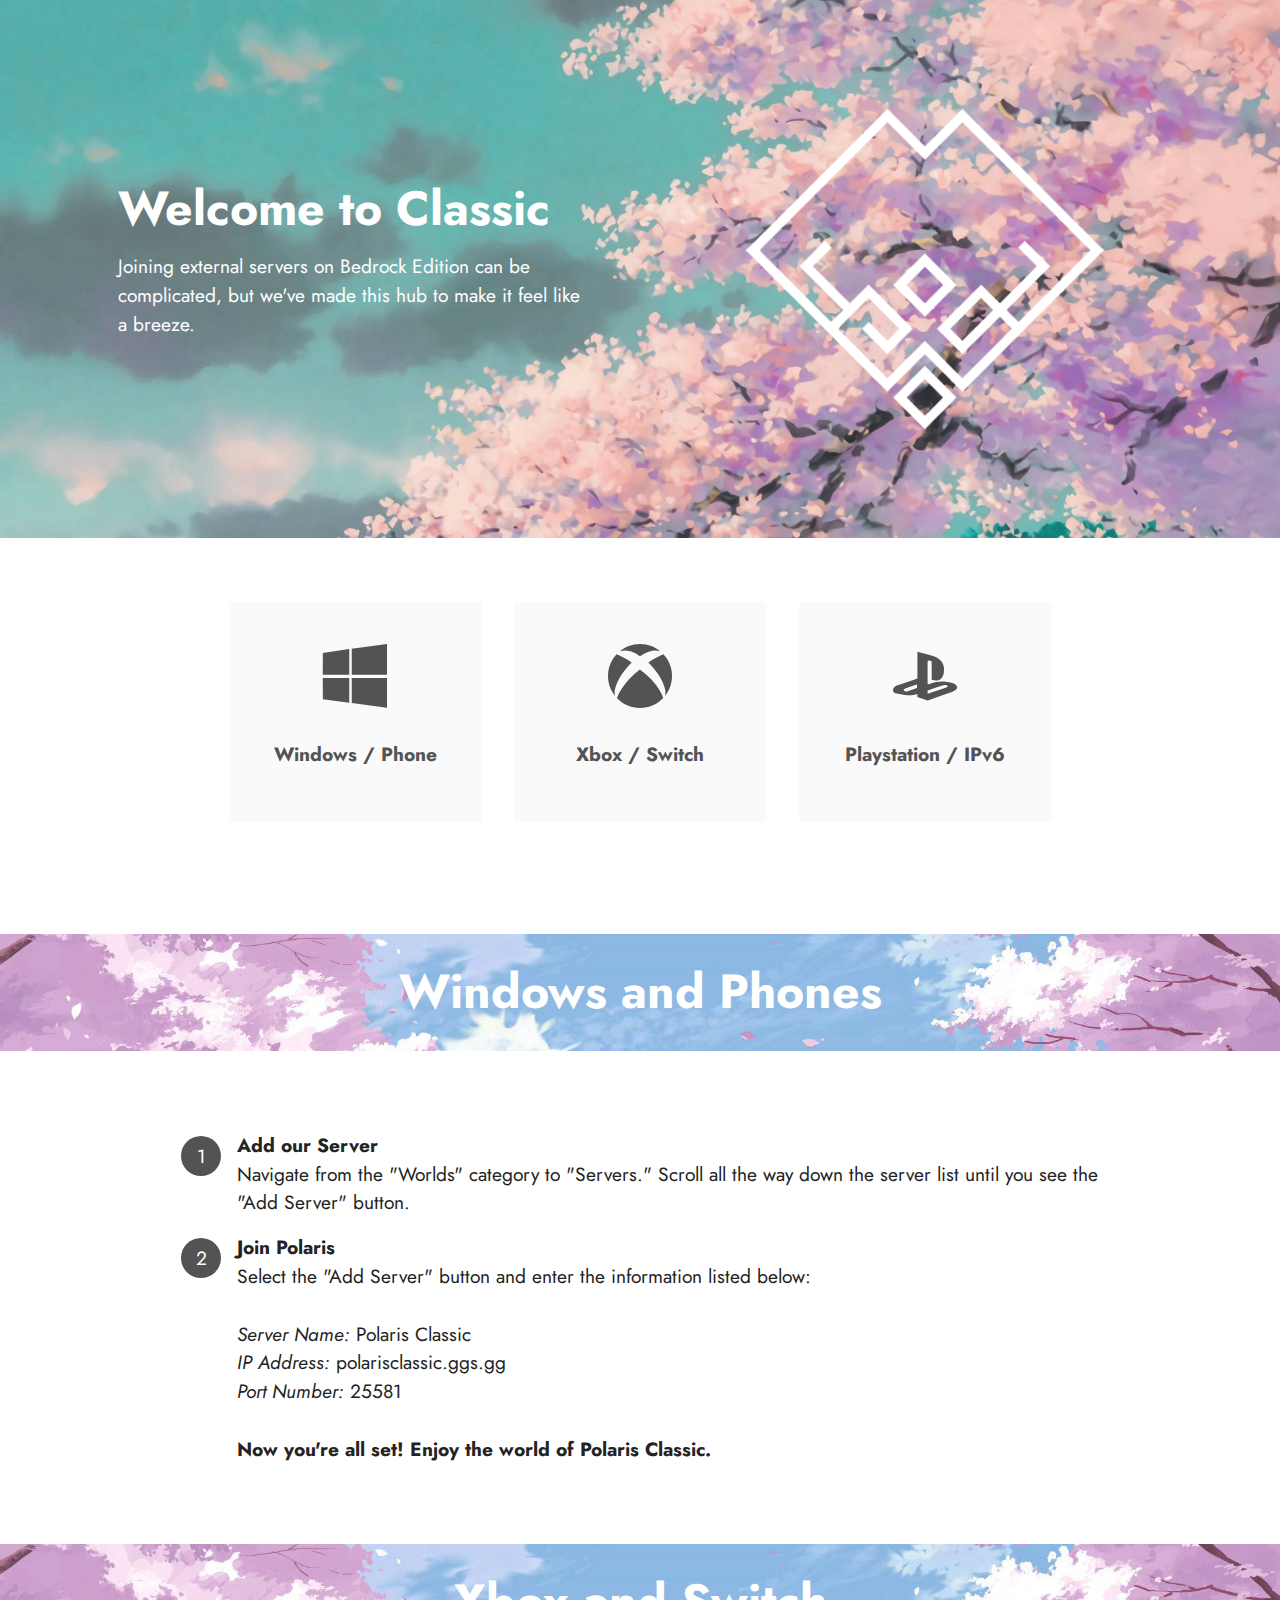
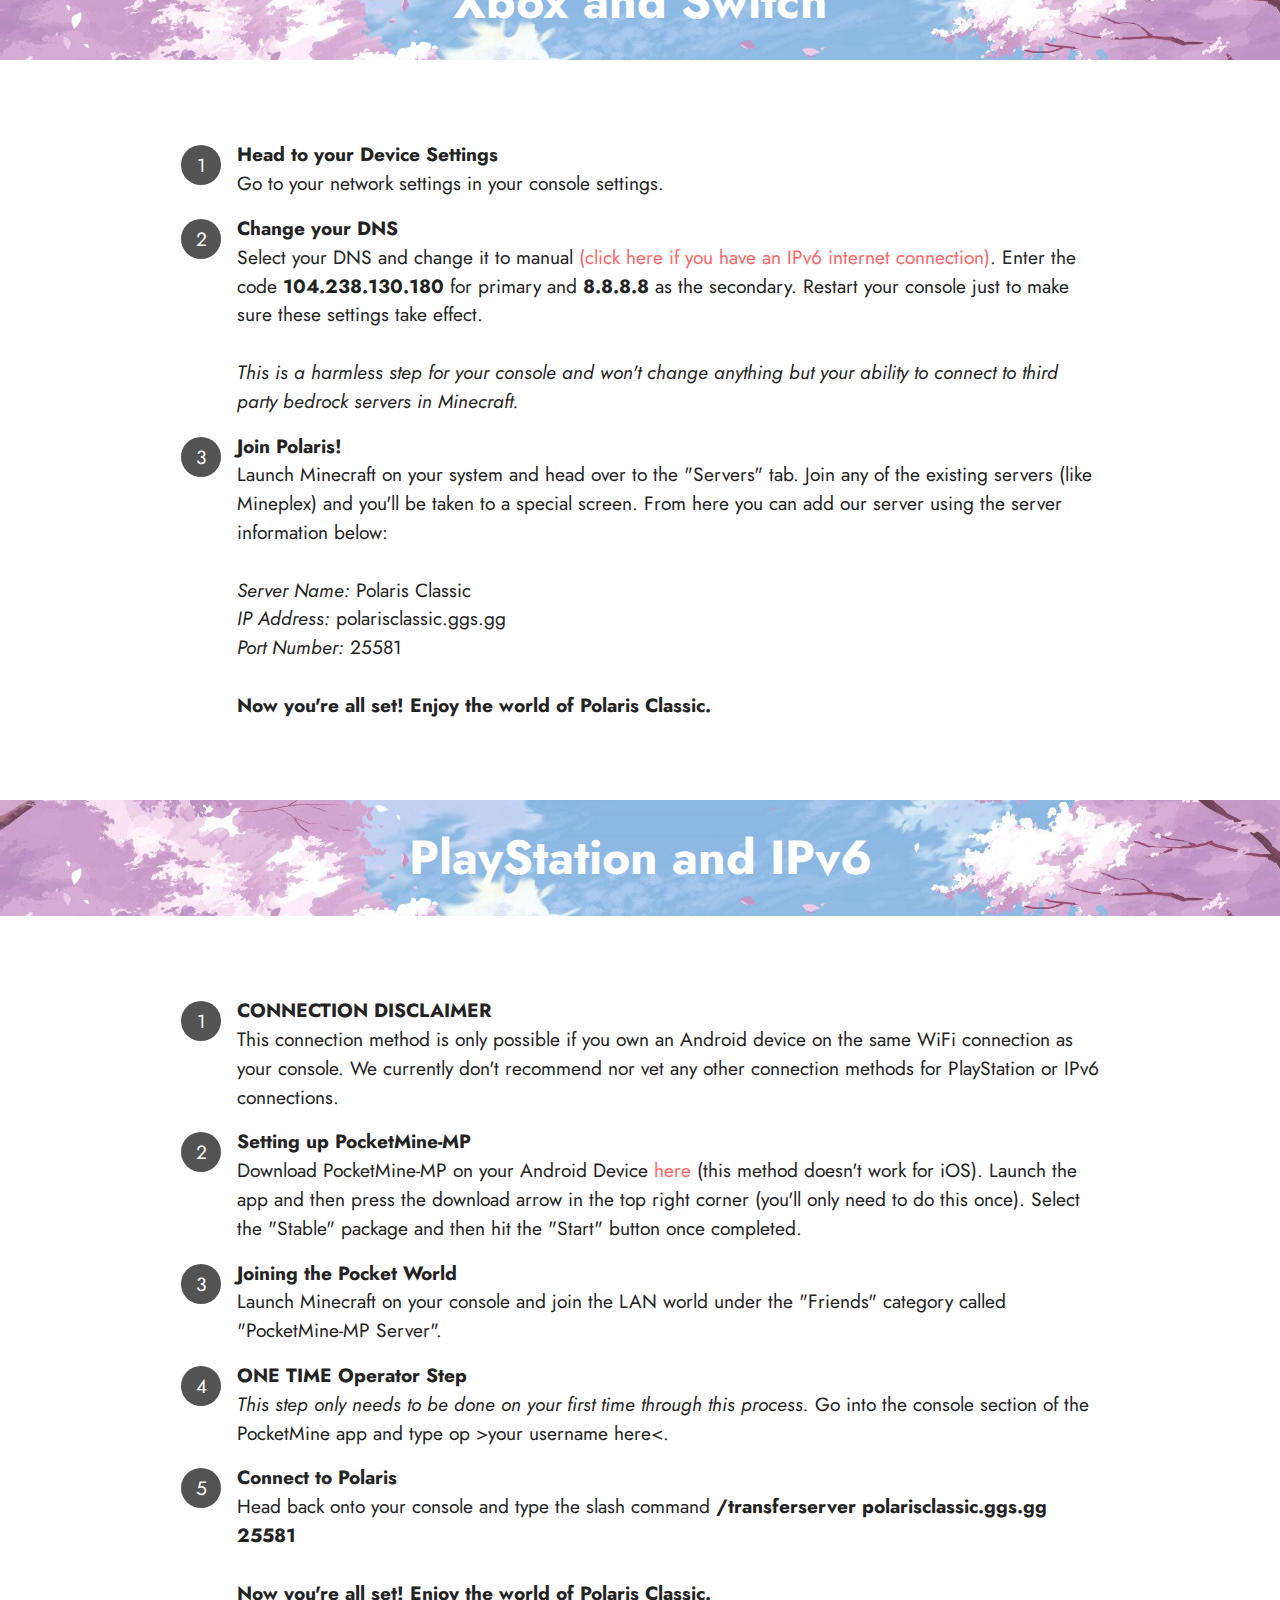
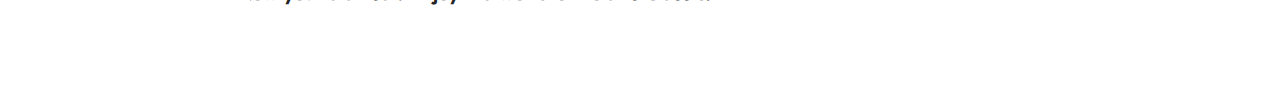
<file: index.html>
<!DOCTYPE html>
<html  >
<head>
  <!-- Site made with Mobirise Website Builder v5.3.5, https://mobirise.com -->
  <meta charset="UTF-8">
  <meta http-equiv="X-UA-Compatible" content="IE=edge">
  <meta name="generator" content="Mobirise v5.3.5, mobirise.com">
  <meta name="viewport" content="width=device-width, initial-scale=1, minimum-scale=1">
  <link rel="shortcut icon" href="assets/images/logo-transparent-white-128x128-128x128-1.png" type="image/x-icon">
  <meta name="description" content="">
  
  
  <title>Home</title>
  <link rel="stylesheet" href="assets/web/assets/mobirise-icons2/mobirise2.css">
  <link rel="stylesheet" href="assets/tether/tether.min.css">
  <link rel="stylesheet" href="assets/bootstrap/css/bootstrap.min.css">
  <link rel="stylesheet" href="assets/bootstrap/css/bootstrap-grid.min.css">
  <link rel="stylesheet" href="assets/bootstrap/css/bootstrap-reboot.min.css">
  <link rel="stylesheet" href="assets/socicon/css/styles.css">
  <link rel="stylesheet" href="assets/theme/css/style.css">
  <link rel="preload" href="https://fonts.googleapis.com/css?family=Jost:100,200,300,400,500,600,700,800,900,100i,200i,300i,400i,500i,600i,700i,800i,900i&display=swap" as="style" onload="this.onload=null;this.rel='stylesheet'">
  <noscript><link rel="stylesheet" href="https://fonts.googleapis.com/css?family=Jost:100,200,300,400,500,600,700,800,900,100i,200i,300i,400i,500i,600i,700i,800i,900i&display=swap"></noscript>
  <link rel="preload" as="style" href="assets/mobirise/css/mbr-additional.css"><link rel="stylesheet" href="assets/mobirise/css/mbr-additional.css" type="text/css">
  
  
  
  
</head>
<body>
  
  <section class="header14 cid-sys05wAY7N mbr-parallax-background" id="header14-1">

    

    

    <div class="container">
        <div class="row justify-content-center align-items-center">
            <div class="col-12 col-md-6 image-wrapper">
                <img src="assets/images/logo-transparent-white-web-570x570.png" alt="Polaris Classic Logo">
            </div>
            <div class="col-12 col-md">
                <div class="text-wrapper">
                    <h1 class="mbr-section-title mbr-fonts-style mb-3 display-2">
                        <strong>Welcome to Classic</strong></h1>
                    <p class="mbr-text mbr-fonts-style display-7">Joining external servers on Bedrock Edition can be complicated, but we've made this hub to make it feel like a breeze.</p>
                    
                </div>
            </div>
        </div>
    </div>
</section>

<section class="features1 cid-syrZx0GQvC" id="features2-0">

    

    
    <div class="container">
        <div class="row justify-content-center">
            <div class="col-12 col-md-6 col-lg-3">
                <div class="card-wrapper">
                    <div class="card-box align-center">
                        <a href="index.html#content4-j"><span class="mbr-iconfont socicon-windows socicon" style="color: rgb(84, 83, 83); fill: rgb(84, 83, 83);"></span></a>
                        <h4 class="card-title align-center mbr-black mbr-fonts-style display-7">
                            <a href="index.html#content4-j" class="text-primary"><strong>Windows / Phone</strong></a></h4>
                    </div>
                </div>
            </div>
            <div class="col-12 col-md-6 col-lg-3">
                <div class="card-wrapper">
                    <div class="card-box align-center">
                        <a href="index.html#content4-k"><span class="mbr-iconfont socicon-xbox socicon" style="color: rgb(84, 83, 83); fill: rgb(84, 83, 83);"></span></a>
                        <h4 class="card-title align-center mbr-black mbr-fonts-style display-7"><a href="index.html#content4-k" class="text-primary"><strong>Xbox / Switch</strong></a></h4>
                    </div>
                </div>
            </div>
            <div class="col-12 col-md-6 col-lg-3">
                <div class="card-wrapper">
                    <div class="card-box align-center">
                        <a href="index.html#content4-m"><span class="mbr-iconfont socicon-playstation socicon" style="color: rgb(84, 83, 83); fill: rgb(84, 83, 83);"></span></a>
                        <h4 class="card-title align-center mbr-black mbr-fonts-style display-7">
                            <a href="index.html#content4-m" class="text-primary"><strong>Playstation / IPv6</strong></a></h4>
                    </div>
                </div>
            </div>
            
        </div>
    </div>
</section>

<section class="content4 cid-sys6qkyBRE" id="content4-j">
    
    
    <div class="container">
        <div class="row justify-content-center">
            <div class="title col-md-12 col-lg-10">
                <h3 class="mbr-section-title mbr-fonts-style align-center mb-4 display-2"><strong>Windows and Phones</strong></h3>
                
                
            </div>
        </div>
    </div>
</section>

<section class="content9 cid-sys6d81NVb" id="content9-i">
    

    <div class="container">
        <div class="row justify-content-center">
            <div class="counter-container col-md-12 col-lg-10">
                
                <div class="mbr-text mbr-fonts-style display-7">
                    <ol>
                        <li><strong>Add our Server&nbsp;<br></strong>Navigate from the "Worlds" category to "Servers." Scroll all the way down the server list until you see the "Add Server" button.</li>
                        <li><strong>Join Polaris <br></strong>Select the "Add Server" button and enter the information listed below:
<br><br><em>Server Name:</em> Polaris Classic<br><em>IP Address:</em> polarisclassic.ggs.gg<br><em>Port Number:</em> 25581<br><br><strong>Now you're all set! Enjoy the world of Polaris Classic.</strong></li>
                    </ol>
                </div>
            </div>
        </div>
    </div>
</section>

<section class="content4 cid-sys6Mwo6Hw" id="content4-k">
    
    
    <div class="container">
        <div class="row justify-content-center">
            <div class="title col-md-12 col-lg-10">
                <h3 class="mbr-section-title mbr-fonts-style align-center mb-4 display-2"><strong>Xbox and Switch</strong></h3>
                
                
            </div>
        </div>
    </div>
</section>

<section class="content9 cid-sys6QEt0It" id="content9-l">
    

    <div class="container">
        <div class="row justify-content-center">
            <div class="counter-container col-md-12 col-lg-10">
                
                <div class="mbr-text mbr-fonts-style display-7">
                    <ol>
                        <li><strong>Head to your Device Settings<br></strong>Go to your network settings in your console settings.</li>
                        <li><strong>Change your DNS<br></strong>Select your DNS and change it to manual <a href="index.html#content4-m" class="text-secondary">(click here if you have an IPv6 internet connection)</a>. Enter the code <strong>104.238.130.180</strong> for primary and <strong>8.8.8.8</strong> as the secondary. Restart your console just to make sure these settings take effect. <br><em><br>This is a harmless step for your console and won't change anything but your ability to connect to third party bedrock servers in Minecraft.</em><br></li><li><strong>Join Polaris!<br></strong>Launch Minecraft on your system and head over to the "Servers" tab. Join any of the existing servers (like Mineplex) and you'll be taken to a special screen. From here you can add our server using the server information below:<br><br><em>Server Name:</em> Polaris Classic<br><em>IP Address:</em> polarisclassic.ggs.gg<br><em>Port Number:</em> 25581<br><br><strong>Now you're all set! Enjoy the world of Polaris Classic.</strong></li>
                    </ol>
                </div>
            </div>
        </div>
    </div>
</section>

<section class="content4 cid-sys6X1qQul" id="content4-m">
    
    
    <div class="container">
        <div class="row justify-content-center">
            <div class="title col-md-12 col-lg-10">
                <h3 class="mbr-section-title mbr-fonts-style align-center mb-4 display-2"><strong>PlayStation and IPv6</strong></h3>
                
                
            </div>
        </div>
    </div>
</section>

<section class="content9 cid-sys74Nl7Nj" id="content9-n">
    

    <div class="container">
        <div class="row justify-content-center">
            <div class="counter-container col-md-12 col-lg-10">
                
                <div class="mbr-text mbr-fonts-style display-7">
                    <ol>
                        <li><strong>CONNECTION DISCLAIMER<br></strong>This connection method is only possible if you own an Android device on the same WiFi connection as your console. We currently don't recommend nor vet any other connection methods for PlayStation or IPv6 connections.</li>
                        <li><strong>Setting up PocketMine-MP<br></strong>Download PocketMine-MP on your Android Device <a href="https://play.google.com/store/apps/details?id=io.scer.pocketmine&hl=en_US" class="text-secondary" target="_blank">here</a> (this method doesn't work for iOS). Launch the app and then press the download arrow in the top right corner (you'll only need to do this once). Select the "Stable" package and then hit the "Start" button once completed.<br></li><li><strong>Joining the Pocket World<br></strong>Launch Minecraft on your console and join the LAN world under the "Friends" category called "PocketMine-MP Server".</li><li><strong>ONE TIME Operator Step</strong><br><em>This step only needs to be done on your first time through this process.</em> Go into the console section of the PocketMine app and type op &gt;your username here&lt;.</li><li><strong>Connect to Polaris</strong><br>Head back onto your console and type the slash command <strong>/transferserver polarisclassic.ggs.gg 25581&nbsp;<br><br>Now you're all set! Enjoy the world of Polaris Classic.</strong></li>
                    </ol>
                </div>
            </div>
        </div>
    </div>

</body>
</html>
</file>
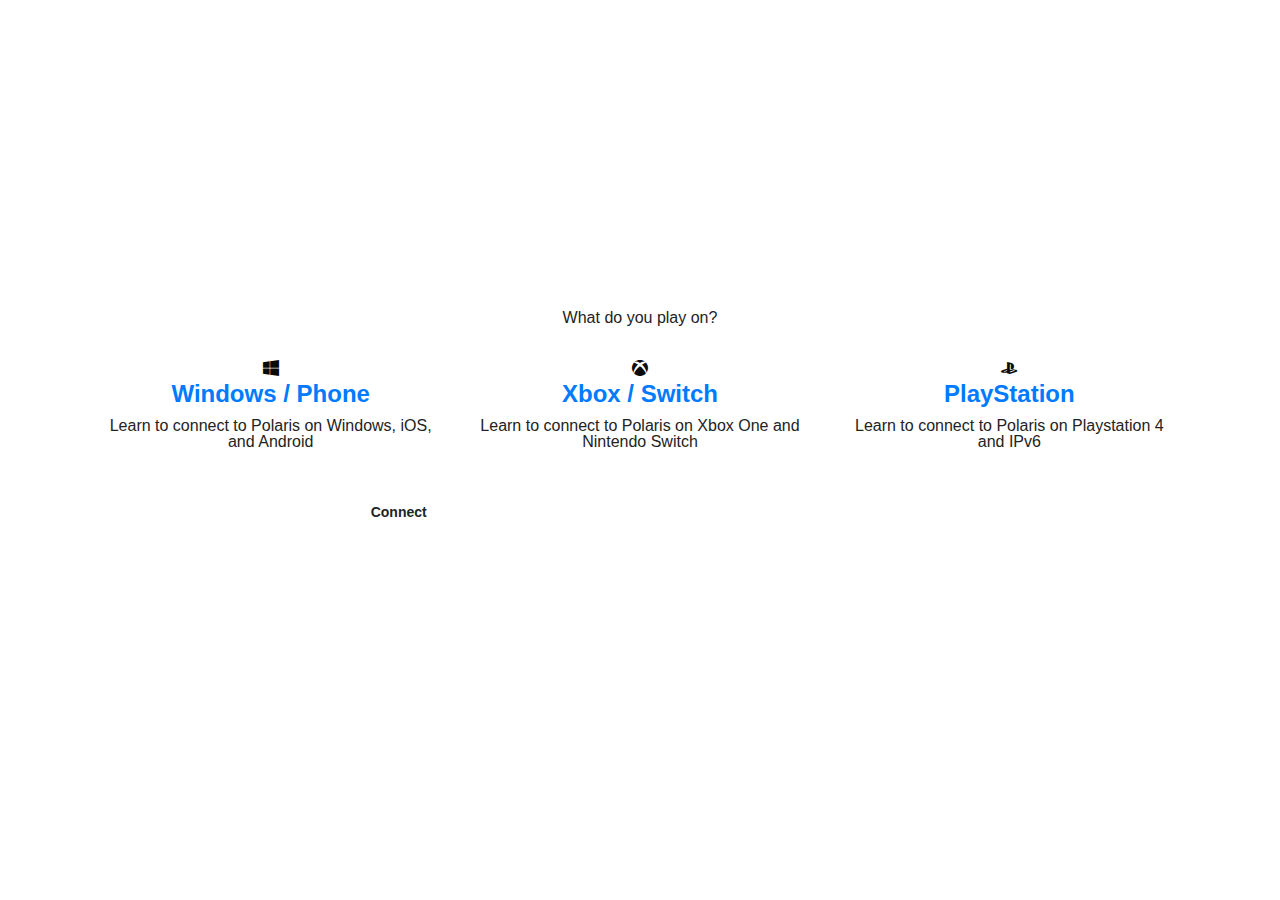
<file: connect.html>
<!DOCTYPE html>
<html  >
<head>
  <!-- Site made with Mobirise Website Builder v5.0.17, https://mobirise.com -->
  <meta charset="UTF-8">
  <meta http-equiv="X-UA-Compatible" content="IE=edge">
  <meta name="generator" content="Mobirise v5.0.17, mobirise.com">
  <meta name="viewport" content="width=device-width, initial-scale=1, minimum-scale=1">
  <link rel="shortcut icon" href="assets/images/logo-transparent-white-128x128.png" type="image/x-icon">
  <meta name="description" content="Platform selection page.">
  
  
  <title>Polaris | Connect</title>
  <link rel="stylesheet" href="assets/web/assets/mobirise-icons/mobirise-icons.css">
  <link rel="stylesheet" href="assets/bootstrap/css/bootstrap.min.css">
  <link rel="stylesheet" href="assets/bootstrap/css/bootstrap-grid.min.css">
  <link rel="stylesheet" href="assets/bootstrap/css/bootstrap-reboot.min.css">
  <link rel="stylesheet" href="assets/soundcloud-plugin/style.css">
  <link rel="stylesheet" href="assets/tether/tether.min.css">
  <link rel="stylesheet" href="assets/dropdown/css/style.css">
  <link rel="stylesheet" href="assets/socicon/css/styles.css">
  <link rel="stylesheet" href="assets/theme/css/style.css">
  <link rel="preload" as="style" href="assets/mobirise/css/mbr-additional.css"><link rel="stylesheet" href="assets/mobirise/css/mbr-additional.css" type="text/css">
  
  
  
  
</head>
<body>
  
  <section class="cid-s3Jdlp23Zh" id="image1-6f">

    

    <figure class="mbr-figure container">
        <div class="image-block" style="width: 28%;">
            <img src="assets/images/logo-transparent-white-web-570x570.png" width="1400" alt="Mobirise" title="">
            
        </div>
    </figure>
</section>

<section class="engine"><a href="https://mobirise.info">Mobirise</a></section><section class="header1 cid-s3Jx4KfAwA" id="header16-7e">

    

    

    <div class="container">
        <div class="row justify-content-md-center">
            <div class="col-md-10 align-center">
                
                
                <p class="mbr-text pb-3 mbr-fonts-style display-5">What do you play on?</p>
                
            </div>
        </div>
    </div>

</section>

<section class="features8 cid-s3Je5YsVVo" id="features8-6q">

    

    

    <div class="container">
        <div class="media-container-row">

            <div class="card col-12 col-md-6 col-lg-4">
                <div class="card-img">
                    <a href="windows.html"><span class="mbr-iconfont socicon-windows socicon" style="color: rgb(10, 10, 10); fill: rgb(10, 10, 10);"></span></a>
                </div>
                <div class="card-box align-center">
                    <h4 class="card-title mbr-fonts-style display-7"><a href="windows.html" class="text-black"><strong>Windows / Phone</strong></a></h4>
                    <p class="mbr-text mbr-fonts-style display-7">Learn to connect to Polaris on Windows, iOS, and Android</p>
                    
                </div>
            </div>

            <div class="card col-12 col-md-6 col-lg-4">
                <div class="card-img">
                    <a href="xbox.html"><span class="mbr-iconfont socicon-xbox socicon" style="color: rgb(10, 10, 10); fill: rgb(10, 10, 10);"></span></a>
                </div>
                <div class="card-box align-center">
                    <h4 class="card-title mbr-fonts-style display-7"><a href="xbox.html" class="text-black"><strong>
                        Xbox / Switch</strong></a></h4>
                    <p class="mbr-text mbr-fonts-style display-7">
                       Learn to connect to Polaris on Xbox One and Nintendo Switch</p>
                    
                </div>
            </div>

            <div class="card col-12 col-md-6 col-lg-4">
                <div class="card-img">
                    <a href="playstation.html"><span class="mbr-iconfont socicon-playstation socicon" style="color: rgb(10, 10, 10); fill: rgb(10, 10, 10);"></span></a>
                </div>
                <div class="card-box align-center">
                    <h4 class="card-title mbr-fonts-style display-7"><a href="playstation.html" class="text-black"><strong>
                        PlayStation</strong></a></h4>
                    <p class="mbr-text mbr-fonts-style display-7">
                       Learn to connect to Polaris on Playstation 4 and IPv6</p>
                    
                </div>
            </div>

            
        </div>
    </div>
</section>

<section once="footers" class="cid-s3JdlyC4Eb" id="footer6-6n">

    

    

    <div class="container">
        <div class="media-container-row align-center mbr-white">
            <div class="col-12">
                <p class="mbr-text mb-0 mbr-fonts-style display-7">Polaris Connection Site (2020)</p>
            </div>
        </div>
    </div>
</section>

<section class="menu cid-s3Jdlzdbto" once="menu" id="menu1-6o">

    

    <nav class="navbar navbar-expand beta-menu navbar-dropdown align-items-center navbar-toggleable-sm bg-color transparent">
        <button class="navbar-toggler navbar-toggler-right" type="button" data-toggle="collapse" data-target="#navbarSupportedContent" aria-controls="navbarSupportedContent" aria-expanded="false" aria-label="Toggle navigation">
            <div class="hamburger">
                <span></span>
                <span></span>
                <span></span>
                <span></span>
            </div>
        </button>
        <div class="menu-logo">
            <div class="navbar-brand">
                
                <span class="navbar-caption-wrap"><a class="navbar-caption text-white display-4" href="index.html">P O L A R I S</a></span>
            </div>
        </div>
        <div class="collapse navbar-collapse" id="navbarSupportedContent">
            
            <div class="navbar-buttons mbr-section-btn"><a class="btn btn-sm btn-white-outline display-4" href="connect.html">Connect</a></div>
        </div>
    </nav>
</section>


  <script src="assets/web/assets/jquery/jquery.min.js"></script>
  <script src="assets/popper/popper.min.js"></script>
  <script src="assets/bootstrap/js/bootstrap.min.js"></script>
  <script src="assets/tether/tether.min.js"></script>
  <script src="assets/smoothscroll/smooth-scroll.js"></script>
  <script src="assets/dropdown/js/nav-dropdown.js"></script>
  <script src="assets/dropdown/js/navbar-dropdown.js"></script>
  <script src="assets/touchswipe/jquery.touch-swipe.min.js"></script>
  <script src="assets/theme/js/script.js"></script>
  <script src="assets/witsec-mailform/witsec-mailform.js"></script>
  
  
  
</body>
</html>
</file>
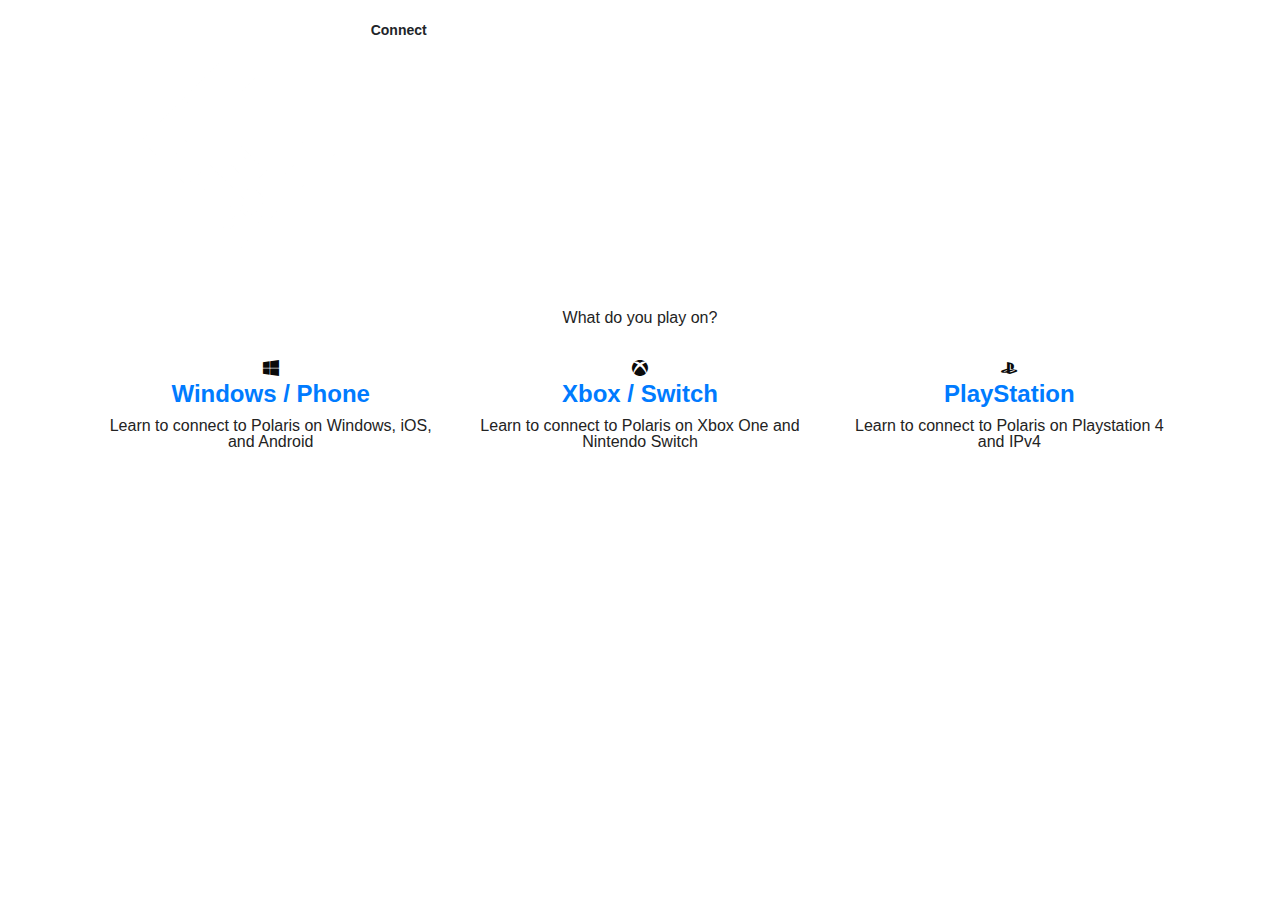
<file: page2.html>
<!DOCTYPE html>
<html  >
<head>
  <!-- Site made with Mobirise Website Builder v4.10.7, https://mobirise.com -->
  <meta charset="UTF-8">
  <meta http-equiv="X-UA-Compatible" content="IE=edge">
  <meta name="generator" content="Mobirise v4.10.7, mobirise.com">
  <meta name="viewport" content="width=device-width, initial-scale=1, minimum-scale=1">
  <link rel="shortcut icon" href="assets/images/loyal-128x128.png" type="image/x-icon">
  <meta name="description" content="roadmap">
  
  <title>Polaris | Connect</title>
  <link rel="stylesheet" href="assets/web/assets/mobirise-icons/mobirise-icons.css">
  <link rel="stylesheet" href="assets/tether/tether.min.css">
  <link rel="stylesheet" href="assets/soundcloud-plugin/style.css">
  <link rel="stylesheet" href="assets/bootstrap/css/bootstrap.min.css">
  <link rel="stylesheet" href="assets/bootstrap/css/bootstrap-grid.min.css">
  <link rel="stylesheet" href="assets/bootstrap/css/bootstrap-reboot.min.css">
  <link rel="stylesheet" href="assets/dropdown/css/style.css">
  <link rel="stylesheet" href="assets/socicon/css/styles.css">
  <link rel="stylesheet" href="assets/theme/css/style.css">
  <link rel="stylesheet" href="assets/mobirise/css/mbr-additional.css" type="text/css">
  
  
  
</head>
<body>
  <section class="menu cid-s3Jdlzdbto" once="menu" id="menu1-6o">

    

    <nav class="navbar navbar-expand beta-menu navbar-dropdown align-items-center navbar-toggleable-sm bg-color transparent">
        <button class="navbar-toggler navbar-toggler-right" type="button" data-toggle="collapse" data-target="#navbarSupportedContent" aria-controls="navbarSupportedContent" aria-expanded="false" aria-label="Toggle navigation">
            <div class="hamburger">
                <span></span>
                <span></span>
                <span></span>
                <span></span>
            </div>
        </button>
        <div class="menu-logo">
            <div class="navbar-brand">
                
                <span class="navbar-caption-wrap"><a class="navbar-caption text-white display-4" href="index.html">P O L A R I S</a></span>
            </div>
        </div>
        <div class="collapse navbar-collapse" id="navbarSupportedContent">
            
            <div class="navbar-buttons mbr-section-btn"><a class="btn btn-sm btn-white-outline display-4" href="page2.html">Connect</a></div>
        </div>
    </nav>
</section>

<section class="engine"><a href="https://mobirise.info/w">free html5 templates</a></section><section class="cid-s3Jdlp23Zh" id="image1-6f">

    

    <figure class="mbr-figure container">
        <div class="image-block" style="width: 28%;">
            <img src="assets/images/logo-transparent-white-web-570x570.png" width="1400" alt="Mobirise" title="">
            
        </div>
    </figure>
</section>

<section class="header1 cid-s3Jx4KfAwA" id="header16-7e">

    

    

    <div class="container">
        <div class="row justify-content-md-center">
            <div class="col-md-10 align-center">
                
                
                <p class="mbr-text pb-3 mbr-fonts-style display-5">What do you play on?</p>
                
            </div>
        </div>
    </div>

</section>

<section class="features8 cid-s3Je5YsVVo" id="features8-6q">

    

    

    <div class="container">
        <div class="media-container-row">

            <div class="card  col-12 col-md-6 col-lg-4">
                <div class="card-img">
                    <a href="windows.html"><span class="mbr-iconfont socicon-windows socicon" style="color: rgb(10, 10, 10); fill: rgb(10, 10, 10);"></span></a>
                </div>
                <div class="card-box align-center">
                    <h4 class="card-title mbr-fonts-style display-7"><a href="windows.html" class="text-black"><strong>Windows / Phone</strong></a></h4>
                    <p class="mbr-text mbr-fonts-style display-7">Learn to connect to Polaris on Windows, iOS, and Android</p>
                    
                </div>
            </div>

            <div class="card  col-12 col-md-6 col-lg-4">
                <div class="card-img">
                    <a href="xbox.html"><span class="mbr-iconfont socicon-xbox socicon" style="color: rgb(10, 10, 10); fill: rgb(10, 10, 10);"></span></a>
                </div>
                <div class="card-box align-center">
                    <h4 class="card-title mbr-fonts-style display-7"><a href="xbox.html" class="text-black"><strong>
                        Xbox / Switch</strong></a></h4>
                    <p class="mbr-text mbr-fonts-style display-7">
                       Learn to connect to Polaris on Xbox One and Nintendo Switch</p>
                    
                </div>
            </div>

            <div class="card  col-12 col-md-6 col-lg-4">
                <div class="card-img">
                    <a href="playstation.html"><span class="mbr-iconfont socicon-playstation socicon" style="color: rgb(10, 10, 10); fill: rgb(10, 10, 10);"></span></a>
                </div>
                <div class="card-box align-center">
                    <h4 class="card-title mbr-fonts-style display-7"><a href="playstation.html" class="text-black"><strong>
                        PlayStation</strong></a></h4>
                    <p class="mbr-text mbr-fonts-style display-7">
                       Learn to connect to Polaris on Playstation 4 and IPv4</p>
                    
                </div>
            </div>

            
        </div>
    </div>
</section>

<section once="footers" class="cid-s3JdlyC4Eb" id="footer6-6n">

    

    

    <div class="container">
        <div class="media-container-row align-center mbr-white">
            <div class="col-12">
                <p class="mbr-text mb-0 mbr-fonts-style display-7">Polaris Connection Site (2020)</p>
            </div>
        </div>
    </div>
</section>


  <script src="assets/web/assets/jquery/jquery.min.js"></script>
  <script src="assets/popper/popper.min.js"></script>
  <script src="assets/tether/tether.min.js"></script>
  <script src="assets/bootstrap/js/bootstrap.min.js"></script>
  <script src="assets/smoothscroll/smooth-scroll.js"></script>
  <script src="assets/dropdown/js/nav-dropdown.js"></script>
  <script src="assets/dropdown/js/navbar-dropdown.js"></script>
  <script src="assets/touchswipe/jquery.touch-swipe.min.js"></script>
  <script src="assets/witsec-mailform/witsec-mailform.js"></script>
  <script src="assets/theme/js/script.js"></script>
  
  
</body>
</html>
</file>
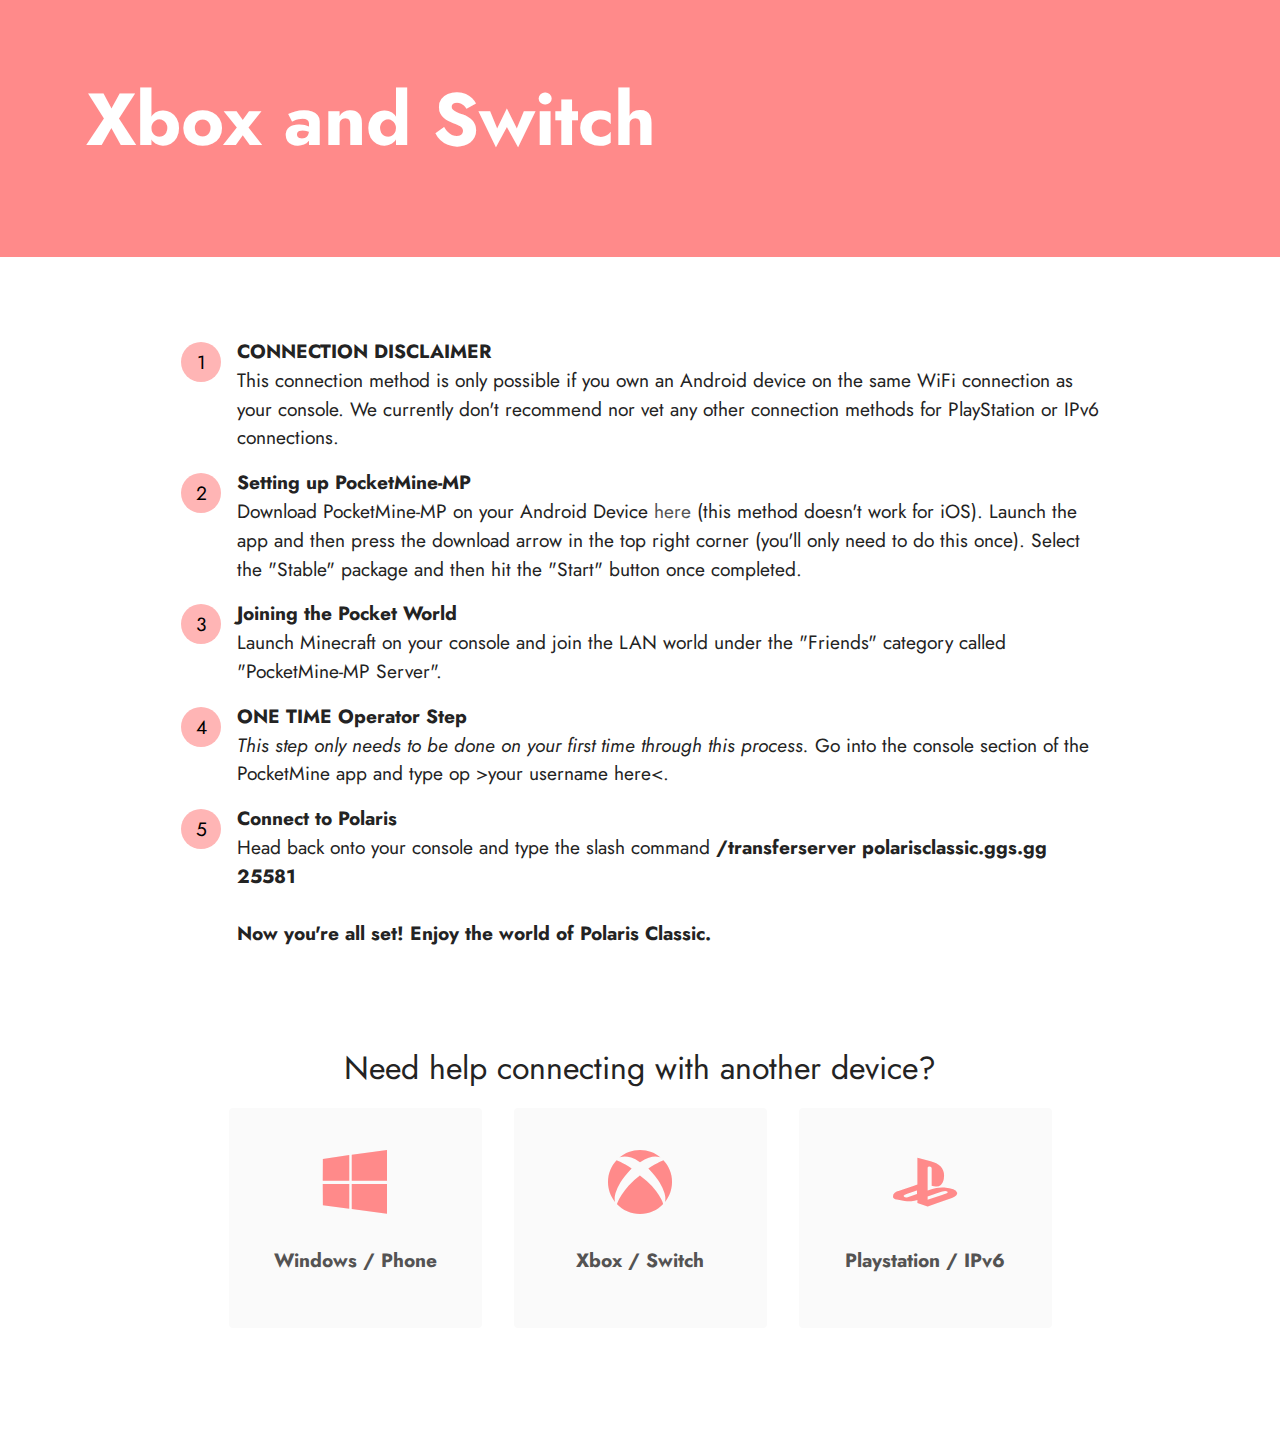
<file: playstation.html>
<!DOCTYPE html>
<html  >
<head>
  <!-- Site made with Mobirise Website Builder v5.3.5, https://mobirise.com -->
  <meta charset="UTF-8">
  <meta http-equiv="X-UA-Compatible" content="IE=edge">
  <meta name="generator" content="Mobirise v5.3.5, mobirise.com">
  <meta name="viewport" content="width=device-width, initial-scale=1, minimum-scale=1">
  <link rel="shortcut icon" href="assets/images/logo-transparent-white-128x128-128x128-1.png" type="image/x-icon">
  <meta name="description" content="">
  
  
  <title>Playstation</title>
  <link rel="stylesheet" href="assets/web/assets/mobirise-icons2/mobirise2.css">
  <link rel="stylesheet" href="assets/tether/tether.min.css">
  <link rel="stylesheet" href="assets/bootstrap/css/bootstrap.min.css">
  <link rel="stylesheet" href="assets/bootstrap/css/bootstrap-grid.min.css">
  <link rel="stylesheet" href="assets/bootstrap/css/bootstrap-reboot.min.css">
  <link rel="stylesheet" href="assets/socicon/css/styles.css">
  <link rel="stylesheet" href="assets/theme/css/style.css">
  <link rel="preload" href="https://fonts.googleapis.com/css?family=Jost:100,200,300,400,500,600,700,800,900,100i,200i,300i,400i,500i,600i,700i,800i,900i&display=swap" as="style" onload="this.onload=null;this.rel='stylesheet'">
  <noscript><link rel="stylesheet" href="https://fonts.googleapis.com/css?family=Jost:100,200,300,400,500,600,700,800,900,100i,200i,300i,400i,500i,600i,700i,800i,900i&display=swap"></noscript>
  <link rel="preload" as="style" href="assets/mobirise/css/mbr-additional.css"><link rel="stylesheet" href="assets/mobirise/css/mbr-additional.css" type="text/css">
  
  
  
  
</head>
<body>
  
  <section class="header4 cid-sys51gPedd" id="header4-d">

    
    
    <div class="container">
        <div class="row">
            <div class="content-wrap">
                <h1 class="mbr-section-title mbr-fonts-style mbr-white mb-3 display-1">
                    <strong>Xbox and Switch</strong></h1>
                
                

                
            </div>
        </div>
    </div>
</section>

<section class="content9 cid-sys51hc1td" id="content9-e">
    

    <div class="container">
        <div class="row justify-content-center">
            <div class="counter-container col-md-12 col-lg-10">
                
                <div class="mbr-text mbr-fonts-style display-7">
                    <ol>
                        <li><strong>CONNECTION DISCLAIMER<br></strong>This connection method is only possible if you own an Android device on the same WiFi connection as your console. We currently don't recommend nor vet any other connection methods for PlayStation or IPv6 connections.</li>
                        <li><strong>Setting up PocketMine-MP<br></strong>Download PocketMine-MP on your Android Device <a href="https://play.google.com/store/apps/details?id=io.scer.pocketmine&hl=en_US" class="text-primary" target="_blank">here</a> (this method doesn't work for iOS). Launch the app and then press the download arrow in the top right corner (you'll only need to do this once). Select the "Stable" package and then hit the "Start" button once completed.<br></li><li><strong>Joining the Pocket World<br></strong>Launch Minecraft on your console and join the LAN world under the "Friends" category called "PocketMine-MP Server".</li><li><strong>ONE TIME Operator Step</strong><br><em>This step only needs to be done on your first time through this process.</em> Go into the console section of the PocketMine app and type op &gt;your username here&lt;.</li><li><strong>Connect to Polaris</strong><br>Head back onto your console and type the slash command <strong>/transferserver polarisclassic.ggs.gg 25581&nbsp;<br><br>Now you're all set! Enjoy the world of Polaris Classic.</strong></li>
                    </ol>
                </div>
            </div>
        </div>
    </div>
</section>

<section class="content5 cid-sys51hlXxN" id="content5-f">
    
    <div class="container">
        <div class="row justify-content-center">
            <div class="col-md-12 col-lg-10">
                
                
                <p class="mbr-text mbr-fonts-style display-5">
                    Need help connecting with another device?</p>
            </div>
        </div>
    </div>
</section>

<section class="features1 cid-sys7UI9uba" id="features2-q">

    

    
    <div class="container">
        <div class="row justify-content-center">
            <div class="col-12 col-md-6 col-lg-3">
                <div class="card-wrapper">
                    <div class="card-box align-center">
                        <a href="index.html#content4-j"><span class="mbr-iconfont socicon-windows socicon" style="color: rgb(255, 138, 138); fill: rgb(255, 138, 138);"></span></a>
                        <h4 class="card-title align-center mbr-black mbr-fonts-style display-7">
                            <a href="index.html#content4-j" class="text-primary"><strong>Windows / Phone</strong></a></h4>
                    </div>
                </div>
            </div>
            <div class="col-12 col-md-6 col-lg-3">
                <div class="card-wrapper">
                    <div class="card-box align-center">
                        <a href="index.html#content4-k"><span class="mbr-iconfont socicon-xbox socicon" style="color: rgb(255, 138, 138); fill: rgb(255, 138, 138);"></span></a>
                        <h4 class="card-title align-center mbr-black mbr-fonts-style display-7"><a href="index.html#content4-k" class="text-primary"><strong>Xbox / Switch</strong></a></h4>
                    </div>
                </div>
            </div>
            <div class="col-12 col-md-6 col-lg-3">
                <div class="card-wrapper">
                    <div class="card-box align-center">
                        <a href="index.html#content4-m"><span class="mbr-iconfont socicon-playstation socicon" style="color: rgb(255, 138, 138); fill: rgb(255, 138, 138);"></span></a>
                        <h4 class="card-title align-center mbr-black mbr-fonts-style display-7">
                            <a href="index.html#content4-m" class="text-primary"><strong>Playstation / IPv6</strong></a></h4>
                    </div>
                </div>
            </div>
            
        </div>
    </div>

</body>
</html>
</file>
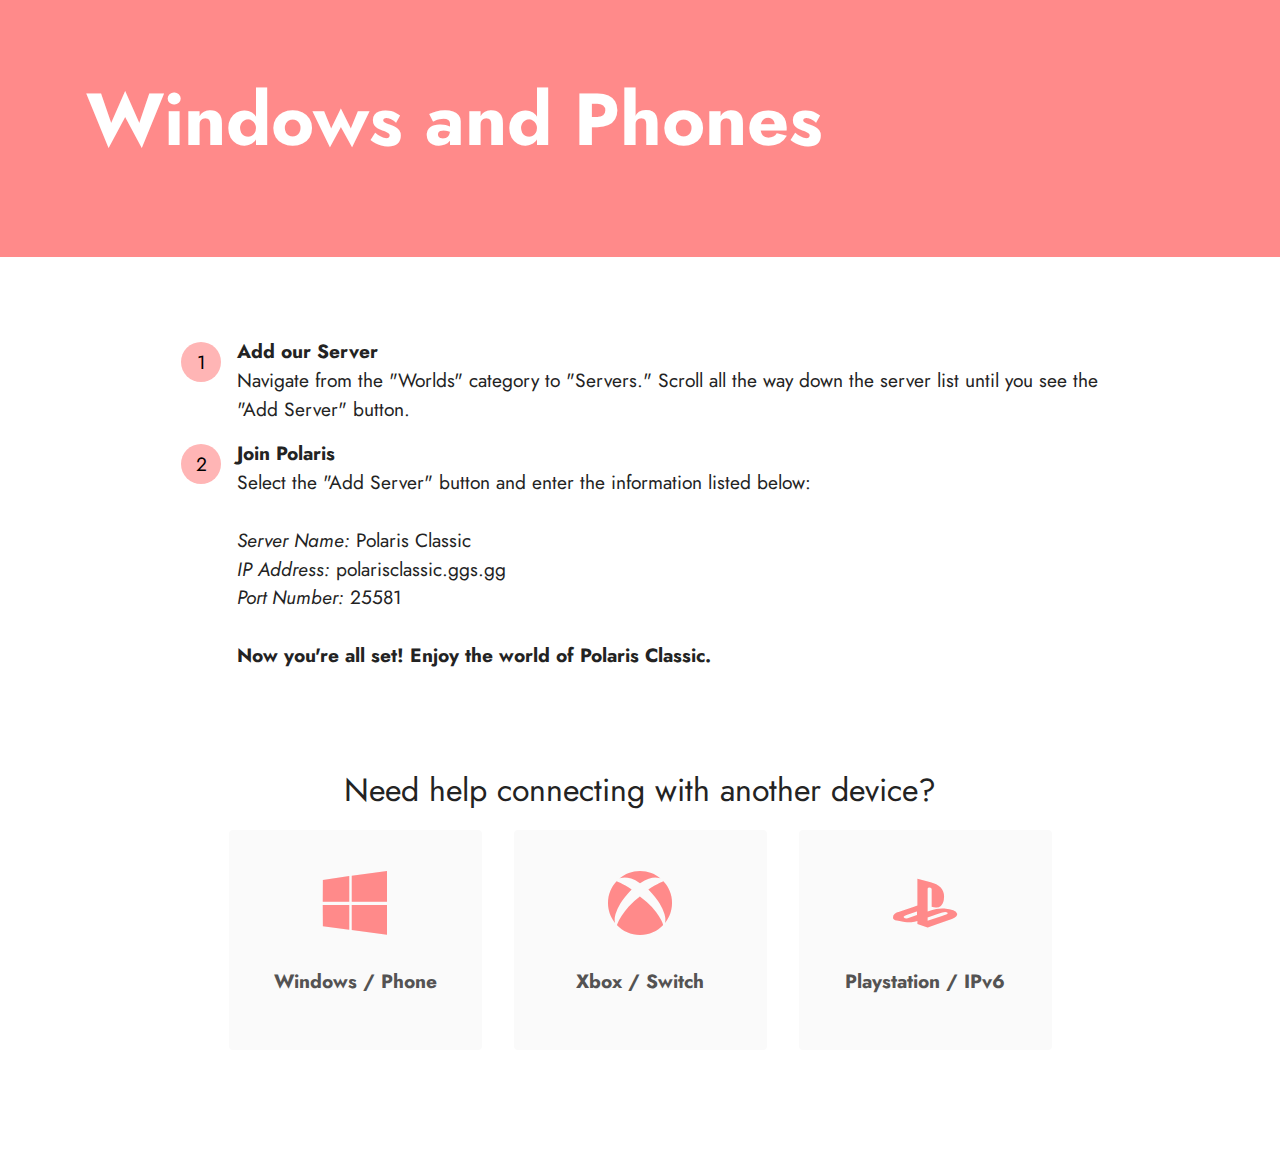
<file: windows.html>
<!DOCTYPE html>
<html  >
<head>
  <!-- Site made with Mobirise Website Builder v5.3.5, https://mobirise.com -->
  <meta charset="UTF-8">
  <meta http-equiv="X-UA-Compatible" content="IE=edge">
  <meta name="generator" content="Mobirise v5.3.5, mobirise.com">
  <meta name="viewport" content="width=device-width, initial-scale=1, minimum-scale=1">
  <link rel="shortcut icon" href="assets/images/logo-transparent-white-128x128-128x128-1.png" type="image/x-icon">
  <meta name="description" content="">
  
  
  <title>Windows</title>
  <link rel="stylesheet" href="assets/web/assets/mobirise-icons2/mobirise2.css">
  <link rel="stylesheet" href="assets/tether/tether.min.css">
  <link rel="stylesheet" href="assets/bootstrap/css/bootstrap.min.css">
  <link rel="stylesheet" href="assets/bootstrap/css/bootstrap-grid.min.css">
  <link rel="stylesheet" href="assets/bootstrap/css/bootstrap-reboot.min.css">
  <link rel="stylesheet" href="assets/socicon/css/styles.css">
  <link rel="stylesheet" href="assets/theme/css/style.css">
  <link rel="preload" href="https://fonts.googleapis.com/css?family=Jost:100,200,300,400,500,600,700,800,900,100i,200i,300i,400i,500i,600i,700i,800i,900i&display=swap" as="style" onload="this.onload=null;this.rel='stylesheet'">
  <noscript><link rel="stylesheet" href="https://fonts.googleapis.com/css?family=Jost:100,200,300,400,500,600,700,800,900,100i,200i,300i,400i,500i,600i,700i,800i,900i&display=swap"></noscript>
  <link rel="preload" as="style" href="assets/mobirise/css/mbr-additional.css"><link rel="stylesheet" href="assets/mobirise/css/mbr-additional.css" type="text/css">
  
  
  
  
</head>
<body>
  
  <section class="header4 cid-sys2PcMHgd" id="header4-6">

    
    
    <div class="container">
        <div class="row">
            <div class="content-wrap">
                <h1 class="mbr-section-title mbr-fonts-style mbr-white mb-3 display-1">
                    <strong>Windows and Phones</strong></h1>
                
                

                
            </div>
        </div>
    </div>
</section>

<section class="content9 cid-sys3cjTAtB" id="content9-7">
    

    <div class="container">
        <div class="row justify-content-center">
            <div class="counter-container col-md-12 col-lg-10">
                
                <div class="mbr-text mbr-fonts-style display-7">
                    <ol>
                        <li><strong>Add our Server&nbsp;<br></strong>Navigate from the "Worlds" category to "Servers." Scroll all the way down the server list until you see the "Add Server" button.</li>
                        <li><strong>Join Polaris <br></strong>Select the "Add Server" button and enter the information listed below:
<br><br><em>Server Name:</em> Polaris Classic<br><em>IP Address:</em> polarisclassic.ggs.gg<br><em>Port Number:</em> 25581<br><br><strong>Now you're all set! Enjoy the world of Polaris Classic.</strong></li>
                    </ol>
                </div>
            </div>
        </div>
    </div>
</section>

<section class="content5 cid-sys3UjUmB8" id="content5-8">
    
    <div class="container">
        <div class="row justify-content-center">
            <div class="col-md-12 col-lg-10">
                
                
                <p class="mbr-text mbr-fonts-style display-5">
                    Need help connecting with another device?</p>
            </div>
        </div>
    </div>
</section>

<section class="features1 cid-sys7KsScaT" id="features2-o">

    

    
    <div class="container">
        <div class="row justify-content-center">
            <div class="col-12 col-md-6 col-lg-3">
                <div class="card-wrapper">
                    <div class="card-box align-center">
                        <a href="index.html#content4-j"><span class="mbr-iconfont socicon-windows socicon" style="color: rgb(255, 138, 138); fill: rgb(255, 138, 138);"></span></a>
                        <h4 class="card-title align-center mbr-black mbr-fonts-style display-7">
                            <a href="index.html#content4-j" class="text-primary"><strong>Windows / Phone</strong></a></h4>
                    </div>
                </div>
            </div>
            <div class="col-12 col-md-6 col-lg-3">
                <div class="card-wrapper">
                    <div class="card-box align-center">
                        <a href="index.html#content4-k"><span class="mbr-iconfont socicon-xbox socicon" style="color: rgb(255, 138, 138); fill: rgb(255, 138, 138);"></span></a>
                        <h4 class="card-title align-center mbr-black mbr-fonts-style display-7"><a href="index.html#content4-k" class="text-primary"><strong>Xbox / Switch</strong></a></h4>
                    </div>
                </div>
            </div>
            <div class="col-12 col-md-6 col-lg-3">
                <div class="card-wrapper">
                    <div class="card-box align-center">
                        <a href="index.html#content4-m"><span class="mbr-iconfont socicon-playstation socicon" style="color: rgb(255, 138, 138); fill: rgb(255, 138, 138);"></span></a>
                        <h4 class="card-title align-center mbr-black mbr-fonts-style display-7">
                            <a href="index.html#content4-m" class="text-primary"><strong>Playstation / IPv6</strong></a></h4>
                    </div>
                </div>
            </div>
            
        </div>
    </div>

</body>
</html>
</file>
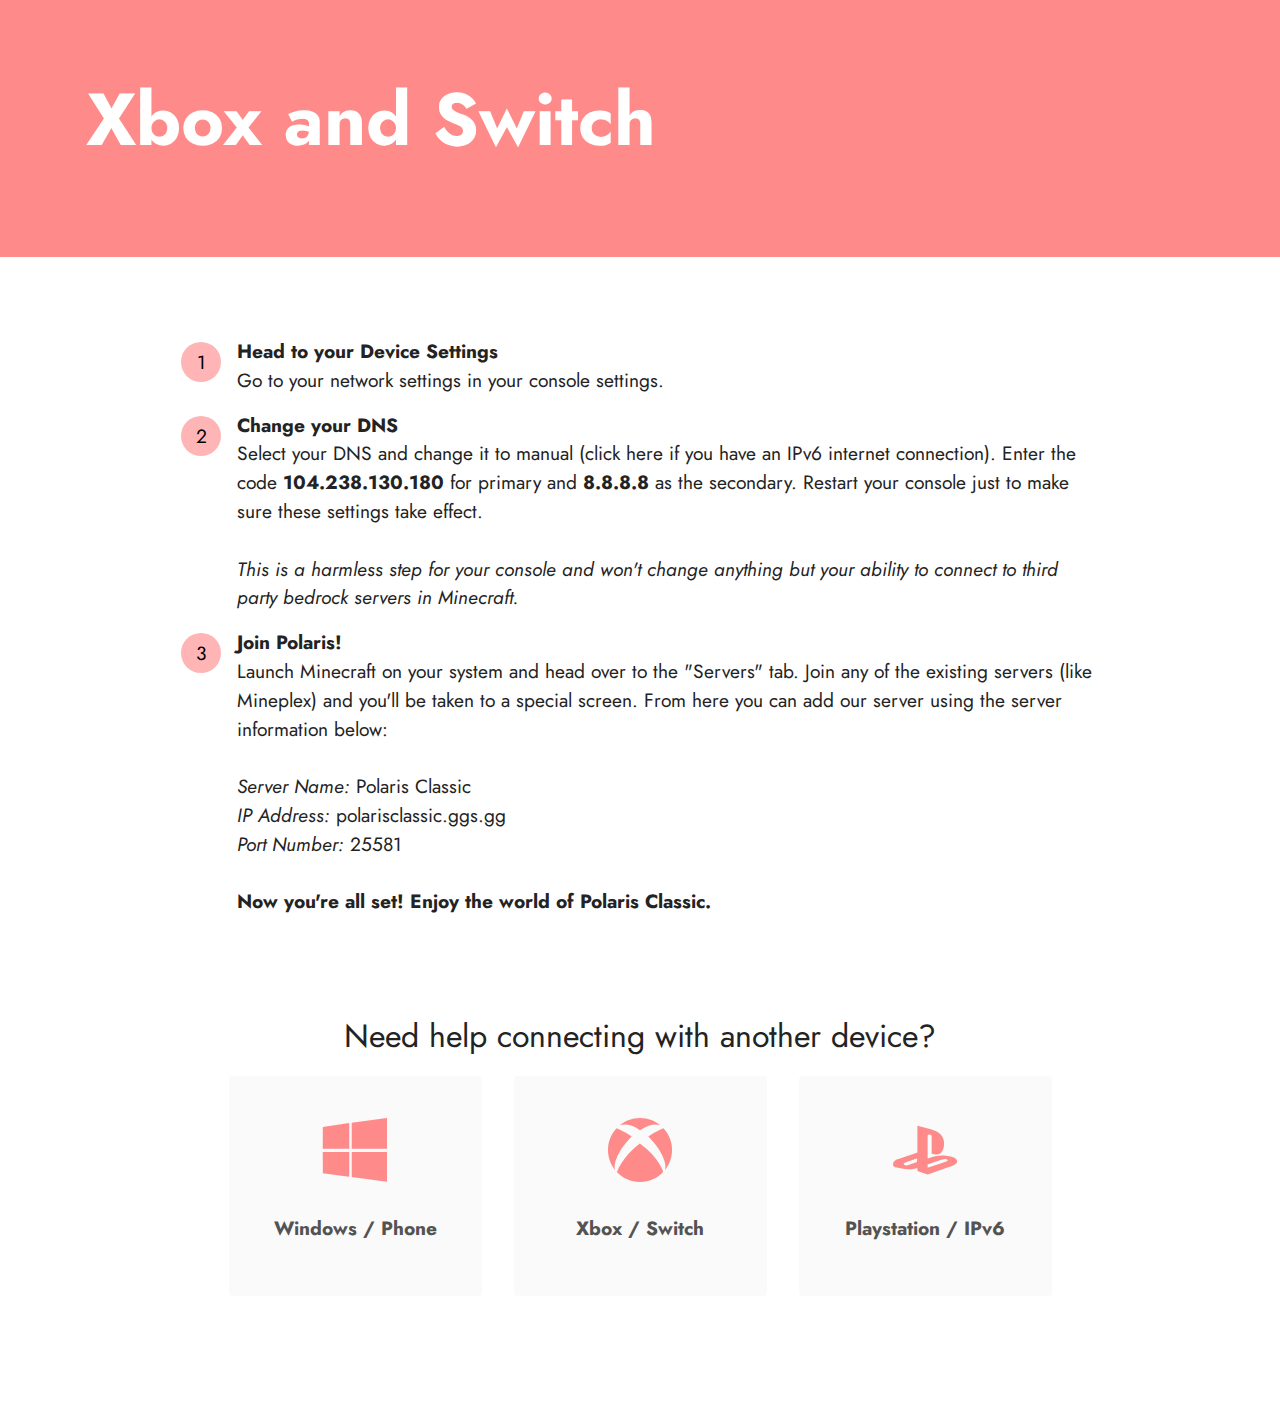
<file: xbox.html>
<!DOCTYPE html>
<html  >
<head>
  <!-- Site made with Mobirise Website Builder v5.3.5, https://mobirise.com -->
  <meta charset="UTF-8">
  <meta http-equiv="X-UA-Compatible" content="IE=edge">
  <meta name="generator" content="Mobirise v5.3.5, mobirise.com">
  <meta name="viewport" content="width=device-width, initial-scale=1, minimum-scale=1">
  <link rel="shortcut icon" href="assets/images/logo-transparent-white-128x128-128x128-1.png" type="image/x-icon">
  <meta name="description" content="">
  
  
  <title>Xbox</title>
  <link rel="stylesheet" href="assets/web/assets/mobirise-icons2/mobirise2.css">
  <link rel="stylesheet" href="assets/tether/tether.min.css">
  <link rel="stylesheet" href="assets/bootstrap/css/bootstrap.min.css">
  <link rel="stylesheet" href="assets/bootstrap/css/bootstrap-grid.min.css">
  <link rel="stylesheet" href="assets/bootstrap/css/bootstrap-reboot.min.css">
  <link rel="stylesheet" href="assets/socicon/css/styles.css">
  <link rel="stylesheet" href="assets/theme/css/style.css">
  <link rel="preload" href="https://fonts.googleapis.com/css?family=Jost:100,200,300,400,500,600,700,800,900,100i,200i,300i,400i,500i,600i,700i,800i,900i&display=swap" as="style" onload="this.onload=null;this.rel='stylesheet'">
  <noscript><link rel="stylesheet" href="https://fonts.googleapis.com/css?family=Jost:100,200,300,400,500,600,700,800,900,100i,200i,300i,400i,500i,600i,700i,800i,900i&display=swap"></noscript>
  <link rel="preload" as="style" href="assets/mobirise/css/mbr-additional.css"><link rel="stylesheet" href="assets/mobirise/css/mbr-additional.css" type="text/css">
  
  
  
  
</head>
<body>
  
  <section class="header4 cid-sys4pQ8t6w" id="header4-9">

    
    
    <div class="container">
        <div class="row">
            <div class="content-wrap">
                <h1 class="mbr-section-title mbr-fonts-style mbr-white mb-3 display-1">
                    <strong>Xbox and Switch</strong></h1>
                
                

                
            </div>
        </div>
    </div>
</section>

<section class="content9 cid-sys4pQpYdt" id="content9-a">
    

    <div class="container">
        <div class="row justify-content-center">
            <div class="counter-container col-md-12 col-lg-10">
                
                <div class="mbr-text mbr-fonts-style display-7">
                    <ol>
                        <li><strong>Head to your Device Settings<br></strong>Go to your network settings in your console settings.</li>
                        <li><strong>Change your DNS<br></strong>Select your DNS and change it to manual (click here if you have an IPv6 internet connection). Enter the code <strong>104.238.130.180</strong> for primary and <strong>8.8.8.8</strong> as the secondary. Restart your console just to make sure these settings take effect. <br><em><br>This is a harmless step for your console and won't change anything but your ability to connect to third party bedrock servers in Minecraft.</em><br></li><li><strong>Join Polaris!<br></strong>Launch Minecraft on your system and head over to the "Servers" tab. Join any of the existing servers (like Mineplex) and you'll be taken to a special screen. From here you can add our server using the server information below:<br><br><em>Server Name:</em> Polaris Classic<br><em>IP Address:</em> polarisclassic.ggs.gg<br><em>Port Number:</em> 25581<br><br><strong>Now you're all set! Enjoy the world of Polaris Classic.</strong></li>
                    </ol>
                </div>
            </div>
        </div>
    </div>
</section>

<section class="content5 cid-sys4pQyS88" id="content5-b">
    
    <div class="container">
        <div class="row justify-content-center">
            <div class="col-md-12 col-lg-10">
                
                
                <p class="mbr-text mbr-fonts-style display-5">
                    Need help connecting with another device?</p>
            </div>
        </div>
    </div>
</section>

<section class="features1 cid-sys7QERbKz" id="features2-p">

    

    
    <div class="container">
        <div class="row justify-content-center">
            <div class="col-12 col-md-6 col-lg-3">
                <div class="card-wrapper">
                    <div class="card-box align-center">
                        <a href="index.html#content4-j"><span class="mbr-iconfont socicon-windows socicon" style="color: rgb(255, 138, 138); fill: rgb(255, 138, 138);"></span></a>
                        <h4 class="card-title align-center mbr-black mbr-fonts-style display-7">
                            <a href="index.html#content4-j" class="text-primary"><strong>Windows / Phone</strong></a></h4>
                    </div>
                </div>
            </div>
            <div class="col-12 col-md-6 col-lg-3">
                <div class="card-wrapper">
                    <div class="card-box align-center">
                        <a href="index.html#content4-k"><span class="mbr-iconfont socicon-xbox socicon" style="color: rgb(255, 138, 138); fill: rgb(255, 138, 138);"></span></a>
                        <h4 class="card-title align-center mbr-black mbr-fonts-style display-7"><a href="index.html#content4-k" class="text-primary"><strong>Xbox / Switch</strong></a></h4>
                    </div>
                </div>
            </div>
            <div class="col-12 col-md-6 col-lg-3">
                <div class="card-wrapper">
                    <div class="card-box align-center">
                        <a href="index.html#content4-m"><span class="mbr-iconfont socicon-playstation socicon" style="color: rgb(255, 138, 138); fill: rgb(255, 138, 138);"></span></a>
                        <h4 class="card-title align-center mbr-black mbr-fonts-style display-7">
                            <a href="index.html#content4-m" class="text-primary"><strong>Playstation / IPv6</strong></a></h4>
                    </div>
                </div>
            </div>
            
        </div>
    </div>

</body>
</html>
</file>
<file: assets/web/assets/mobirise-icons2/mobirise2.css>
@font-face {
  font-family: 'Moririse2';
  font-display: swap;
  src:  url('mobirise2.eot?f2bix4');
  src:  url('mobirise2.eot?f2bix4#iefix') format('embedded-opentype'),
    url('mobirise2.ttf?f2bix4') format('truetype'),
    url('mobirise2.woff?f2bix4') format('woff'),
    url('mobirise2.svg?f2bix4#mobirise2') format('svg');
  font-weight: normal;
  font-style: normal;
}

[class^="mobi-"], [class*=" mobi-"] {
  /* use !important to prevent issues with browser extensions that change fonts */
  font-family: 'Moririse2' !important;
  speak: none;
  font-style: normal;
  font-weight: normal;
  font-variant: normal;
  text-transform: none;
  line-height: 1;

  /* Better Font Rendering =========== */
  -webkit-font-smoothing: antialiased;
  -moz-osx-font-smoothing: grayscale;
}

.mobi-mbri-add-submenu:before {
  content: "\e900";
}
.mobi-mbri-alert:before {
  content: "\e901";
}
.mobi-mbri-align-center:before {
  content: "\e902";
}
.mobi-mbri-align-justify:before {
  content: "\e903";
}
.mobi-mbri-align-left:before {
  content: "\e904";
}
.mobi-mbri-align-right:before {
  content: "\e905";
}
.mobi-mbri-android:before {
  content: "\e906";
}
.mobi-mbri-apple:before {
  content: "\e907";
}
.mobi-mbri-arrow-down:before {
  content: "\e908";
}
.mobi-mbri-arrow-next:before {
  content: "\e909";
}
.mobi-mbri-arrow-prev:before {
  content: "\e90a";
}
.mobi-mbri-arrow-up:before {
  content: "\e90b";
}
.mobi-mbri-bold:before {
  content: "\e90c";
}
.mobi-mbri-bookmark:before {
  content: "\e90d";
}
.mobi-mbri-bootstrap:before {
  content: "\e90e";
}
.mobi-mbri-briefcase:before {
  content: "\e90f";
}
.mobi-mbri-browse:before {
  content: "\e910";
}
.mobi-mbri-bulleted-list:before {
  content: "\e911";
}
.mobi-mbri-calendar:before {
  content: "\e912";
}
.mobi-mbri-camera:before {
  content: "\e913";
}
.mobi-mbri-cart-add:before {
  content: "\e914";
}
.mobi-mbri-cart-full:before {
  content: "\e915";
}
.mobi-mbri-cash:before {
  content: "\e916";
}
.mobi-mbri-change-style:before {
  content: "\e917";
}
.mobi-mbri-chat:before {
  content: "\e918";
}
.mobi-mbri-clock:before {
  content: "\e919";
}
.mobi-mbri-close:before {
  content: "\e91a";
}
.mobi-mbri-cloud:before {
  content: "\e91b";
}
.mobi-mbri-code:before {
  content: "\e91c";
}
.mobi-mbri-contact-form:before {
  content: "\e91d";
}
.mobi-mbri-credit-card:before {
  content: "\e91e";
}
.mobi-mbri-cursor-click:before {
  content: "\e91f";
}
.mobi-mbri-cust-feedback:before {
  content: "\e920";
}
.mobi-mbri-database:before {
  content: "\e921";
}
.mobi-mbri-delivery:before {
  content: "\e922";
}
.mobi-mbri-desktop:before {
  content: "\e923";
}
.mobi-mbri-devices:before {
  content: "\e924";
}
.mobi-mbri-down:before {
  content: "\e925";
}
.mobi-mbri-download-2:before {
  content: "\e926";
}
.mobi-mbri-download:before {
  content: "\e927";
}
.mobi-mbri-drag-n-drop-2:before {
  content: "\e928";
}
.mobi-mbri-drag-n-drop:before {
  content: "\e929";
}
.mobi-mbri-edit-2:before {
  content: "\e92a";
}
.mobi-mbri-edit:before {
  content: "\e92b";
}
.mobi-mbri-error:before {
  content: "\e92c";
}
.mobi-mbri-extension:before {
  content: "\e92d";
}
.mobi-mbri-features:before {
  content: "\e92e";
}
.mobi-mbri-file:before {
  content: "\e92f";
}
.mobi-mbri-flag:before {
  content: "\e930";
}
.mobi-mbri-folder:before {
  content: "\e931";
}
.mobi-mbri-gift:before {
  content: "\e932";
}
.mobi-mbri-github:before {
  content: "\e933";
}
.mobi-mbri-globe-2:before {
  content: "\e934";
}
.mobi-mbri-globe:before {
  content: "\e935";
}
.mobi-mbri-growing-chart:before {
  content: "\e936";
}
.mobi-mbri-hearth:before {
  content: "\e937";
}
.mobi-mbri-help:before {
  content: "\e938";
}
.mobi-mbri-home:before {
  content: "\e939";
}
.mobi-mbri-hot-cup:before {
  content: "\e93a";
}
.mobi-mbri-idea:before {
  content: "\e93b";
}
.mobi-mbri-image-gallery:before {
  content: "\e93c";
}
.mobi-mbri-image-slider:before {
  content: "\e93d";
}
.mobi-mbri-info:before {
  content: "\e93e";
}
.mobi-mbri-italic:before {
  content: "\e93f";
}
.mobi-mbri-key:before {
  content: "\e940";
}
.mobi-mbri-laptop:before {
  content: "\e941";
}
.mobi-mbri-layers:before {
  content: "\e942";
}
.mobi-mbri-left-right:before {
  content: "\e943";
}
.mobi-mbri-left:before {
  content: "\e944";
}
.mobi-mbri-letter:before {
  content: "\e945";
}
.mobi-mbri-like:before {
  content: "\e946";
}
.mobi-mbri-link:before {
  content: "\e947";
}
.mobi-mbri-lock:before {
  content: "\e948";
}
.mobi-mbri-login:before {
  content: "\e949";
}
.mobi-mbri-logout:before {
  content: "\e94a";
}
.mobi-mbri-magic-stick:before {
  content: "\e94b";
}
.mobi-mbri-map-pin:before {
  content: "\e94c";
}
.mobi-mbri-menu:before {
  content: "\e94d";
}
.mobi-mbri-mobile-2:before {
  content: "\e94e";
}
.mobi-mbri-mobile-horizontal:before {
  content: "\e94f";
}
.mobi-mbri-mobile:before {
  content: "\e950";
}
.mobi-mbri-mobirise:before {
  content: "\e951";
}
.mobi-mbri-more-horizontal:before {
  content: "\e952";
}
.mobi-mbri-more-vertical:before {
  content: "\e953";
}
.mobi-mbri-music:before {
  content: "\e954";
}
.mobi-mbri-new-file:before {
  content: "\e955";
}
.mobi-mbri-numbered-list:before {
  content: "\e956";
}
.mobi-mbri-opened-folder:before {
  content: "\e957";
}
.mobi-mbri-pages:before {
  content: "\e958";
}
.mobi-mbri-paper-plane:before {
  content: "\e959";
}
.mobi-mbri-paperclip:before {
  content: "\e95a";
}
.mobi-mbri-phone:before {
  content: "\e95b";
}
.mobi-mbri-photo:before {
  content: "\e95c";
}
.mobi-mbri-photos:before {
  content: "\e95d";
}
.mobi-mbri-pin:before {
  content: "\e95e";
}
.mobi-mbri-play:before {
  content: "\e95f";
}
.mobi-mbri-plus:before {
  content: "\e960";
}
.mobi-mbri-preview:before {
  content: "\e961";
}
.mobi-mbri-print:before {
  content: "\e962";
}
.mobi-mbri-protect:before {
  content: "\e963";
}
.mobi-mbri-question:before {
  content: "\e964";
}
.mobi-mbri-quote-left:before {
  content: "\e965";
}
.mobi-mbri-quote-right:before {
  content: "\e966";
}
.mobi-mbri-redo:before {
  content: "\e967";
}
.mobi-mbri-refresh:before {
  content: "\e968";
}
.mobi-mbri-responsive-2:before {
  content: "\e969";
}
.mobi-mbri-responsive:before {
  content: "\e96a";
}
.mobi-mbri-right:before {
  content: "\e96b";
}
.mobi-mbri-rocket:before {
  content: "\e96c";
}
.mobi-mbri-sad-face:before {
  content: "\e96d";
}
.mobi-mbri-sale:before {
  content: "\e96e";
}
.mobi-mbri-save:before {
  content: "\e96f";
}
.mobi-mbri-search:before {
  content: "\e970";
}
.mobi-mbri-setting-2:before {
  content: "\e971";
}
.mobi-mbri-setting-3:before {
  content: "\e972";
}
.mobi-mbri-setting:before {
  content: "\e973";
}
.mobi-mbri-share:before {
  content: "\e974";
}
.mobi-mbri-shopping-bag:before {
  content: "\e975";
}
.mobi-mbri-shopping-basket:before {
  content: "\e976";
}
.mobi-mbri-shopping-cart:before {
  content: "\e977";
}
.mobi-mbri-sites:before {
  content: "\e978";
}
.mobi-mbri-smile-face:before {
  content: "\e979";
}
.mobi-mbri-speed:before {
  content: "\e97a";
}
.mobi-mbri-star:before {
  content: "\e97b";
}
.mobi-mbri-success:before {
  content: "\e97c";
}
.mobi-mbri-sun:before {
  content: "\e97d";
}
.mobi-mbri-sun2:before {
  content: "\e97e";
}
.mobi-mbri-tablet-vertical:before {
  content: "\e97f";
}
.mobi-mbri-tablet:before {
  content: "\e980";
}
.mobi-mbri-target:before {
  content: "\e981";
}
.mobi-mbri-timer:before {
  content: "\e982";
}
.mobi-mbri-to-ftp:before {
  content: "\e983";
}
.mobi-mbri-to-local-drive:before {
  content: "\e984";
}
.mobi-mbri-touch-swipe:before {
  content: "\e985";
}
.mobi-mbri-touch:before {
  content: "\e986";
}
.mobi-mbri-trash:before {
  content: "\e987";
}
.mobi-mbri-underline:before {
  content: "\e988";
}
.mobi-mbri-undo:before {
  content: "\e989";
}
.mobi-mbri-unlink:before {
  content: "\e98a";
}
.mobi-mbri-unlock:before {
  content: "\e98b";
}
.mobi-mbri-up-down:before {
  content: "\e98c";
}
.mobi-mbri-up:before {
  content: "\e98d";
}
.mobi-mbri-update:before {
  content: "\e98e";
}
.mobi-mbri-upload-2:before {
  content: "\e98f";
}
.mobi-mbri-upload:before {
  content: "\e990";
}
.mobi-mbri-user-2:before {
  content: "\e991";
}
.mobi-mbri-user:before {
  content: "\e992";
}
.mobi-mbri-users:before {
  content: "\e993";
}
.mobi-mbri-video-play:before {
  content: "\e994";
}
.mobi-mbri-video:before {
  content: "\e995";
}
.mobi-mbri-watch:before {
  content: "\e996";
}
.mobi-mbri-website-theme-2:before {
  content: "\e997";
}
.mobi-mbri-website-theme:before {
  content: "\e998";
}
.mobi-mbri-wifi:before {
  content: "\e999";
}
.mobi-mbri-windows:before {
  content: "\e99a";
}
.mobi-mbri-zoom-in:before {
  content: "\e99b";
}
.mobi-mbri-zoom-out:before {
  content: "\e99c";
}
</file>
<file: assets/socicon/css/styles.css>
@charset "UTF-8";

@font-face {
  font-family: 'Socicon';
  src:  url('../fonts/socicon.eot');
  src:  url('../fonts/socicon.eot?#iefix') format('embedded-opentype'),
    url('../fonts/socicon.woff2') format('woff2'),
    url('../fonts/socicon.ttf') format('truetype'),
    url('../fonts/socicon.woff') format('woff'),
    url('../fonts/socicon.svg#socicon') format('svg');
  font-weight: normal;
  font-style: normal;
  font-display: swap;
}

[data-icon]:before {
  font-family: "socicon" !important;
  content: attr(data-icon);
  font-style: normal !important;
  font-weight: normal !important;
  font-variant: normal !important;
  text-transform: none !important;
  speak: none;
  line-height: 1;
  -webkit-font-smoothing: antialiased;
  -moz-osx-font-smoothing: grayscale;
}

[class^="socicon-"], [class*=" socicon-"] {
  /* use !important to prevent issues with browser extensions that change fonts */
  font-family: 'Socicon' !important;
  speak: none;
  font-style: normal;
  font-weight: normal;
  font-variant: normal;
  text-transform: none;
  line-height: 1;

  /* Better Font Rendering =========== */
  -webkit-font-smoothing: antialiased;
  -moz-osx-font-smoothing: grayscale;
}

.socicon-eitaa:before {
  content: "\e97c";
}
.socicon-soroush:before {
  content: "\e97d";
}
.socicon-bale:before {
  content: "\e97e";
}
.socicon-zazzle:before {
  content: "\e97b";
}
.socicon-society6:before {
  content: "\e97a";
}
.socicon-redbubble:before {
  content: "\e979";
}
.socicon-avvo:before {
  content: "\e978";
}
.socicon-stitcher:before {
  content: "\e977";
}
.socicon-googlehangouts:before {
  content: "\e974";
}
.socicon-dlive:before {
  content: "\e975";
}
.socicon-vsco:before {
  content: "\e976";
}
.socicon-flipboard:before {
  content: "\e973";
}
.socicon-ubuntu:before {
  content: "\e958";
}
.socicon-artstation:before {
  content: "\e959";
}
.socicon-invision:before {
  content: "\e95a";
}
.socicon-torial:before {
  content: "\e95b";
}
.socicon-collectorz:before {
  content: "\e95c";
}
.socicon-seenthis:before {
  content: "\e95d";
}
.socicon-googleplaymusic:before {
  content: "\e95e";
}
.socicon-debian:before {
  content: "\e95f";
}
.socicon-filmfreeway:before {
  content: "\e960";
}
.socicon-gnome:before {
  content: "\e961";
}
.socicon-itchio:before {
  content: "\e962";
}
.socicon-jamendo:before {
  content: "\e963";
}
.socicon-mix:before {
  content: "\e964";
}
.socicon-sharepoint:before {
  content: "\e965";
}
.socicon-tinder:before {
  content: "\e966";
}
.socicon-windguru:before {
  content: "\e967";
}
.socicon-cdbaby:before {
  content: "\e968";
}
.socicon-elementaryos:before {
  content: "\e969";
}
.socicon-stage32:before {
  content: "\e96a";
}
.socicon-tiktok:before {
  content: "\e96b";
}
.socicon-gitter:before {
  content: "\e96c";
}
.socicon-letterboxd:before {
  content: "\e96d";
}
.socicon-threema:before {
  content: "\e96e";
}
.socicon-splice:before {
  content: "\e96f";
}
.socicon-metapop:before {
  content: "\e970";
}
.socicon-naver:before {
  content: "\e971";
}
.socicon-remote:before {
  content: "\e972";
}
.socicon-internet:before {
  content: "\e957";
}
.socicon-moddb:before {
  content: "\e94b";
}
.socicon-indiedb:before {
  content: "\e94c";
}
.socicon-traxsource:before {
  content: "\e94d";
}
.socicon-gamefor:before {
  content: "\e94e";
}
.socicon-pixiv:before {
  content: "\e94f";
}
.socicon-myanimelist:before {
  content: "\e950";
}
.socicon-blackberry:before {
  content: "\e951";
}
.socicon-wickr:before {
  content: "\e952";
}
.socicon-spip:before {
  content: "\e953";
}
.socicon-napster:before {
  content: "\e954";
}
.socicon-beatport:before {
  content: "\e955";
}
.socicon-hackerone:before {
  content: "\e956";
}
.socicon-hackernews:before {
  content: "\e946";
}
.socicon-smashwords:before {
  content: "\e947";
}
.socicon-kobo:before {
  content: "\e948";
}
.socicon-bookbub:before {
  content: "\e949";
}
.socicon-mailru:before {
  content: "\e94a";
}
.socicon-gitlab:before {
  content: "\e945";
}
.socicon-instructables:before {
  content: "\e944";
}
.socicon-portfolio:before {
  content: "\e943";
}
.socicon-codered:before {
  content: "\e940";
}
.socicon-origin:before {
  content: "\e941";
}
.socicon-nextdoor:before {
  content: "\e942";
}
.socicon-udemy:before {
  content: "\e93f";
}
.socicon-livemaster:before {
  content: "\e93e";
}
.socicon-crunchbase:before {
  content: "\e93b";
}
.socicon-homefy:before {
  content: "\e93c";
}
.socicon-calendly:before {
  content: "\e93d";
}
.socicon-realtor:before {
  content: "\e90f";
}
.socicon-tidal:before {
  content: "\e910";
}
.socicon-qobuz:before {
  content: "\e911";
}
.socicon-natgeo:before {
  content: "\e912";
}
.socicon-mastodon:before {
  content: "\e913";
}
.socicon-unsplash:before {
  content: "\e914";
}
.socicon-homeadvisor:before {
  content: "\e915";
}
.socicon-angieslist:before {
  content: "\e916";
}
.socicon-codepen:before {
  content: "\e917";
}
.socicon-slack:before {
  content: "\e918";
}
.socicon-openaigym:before {
  content: "\e919";
}
.socicon-logmein:before {
  content: "\e91a";
}
.socicon-fiverr:before {
  content: "\e91b";
}
.socicon-gotomeeting:before {
  content: "\e91c";
}
.socicon-aliexpress:before {
  content: "\e91d";
}
.socicon-guru:before {
  content: "\e91e";
}
.socicon-appstore:before {
  content: "\e91f";
}
.socicon-homes:before {
  content: "\e920";
}
.socicon-zoom:before {
  content: "\e921";
}
.socicon-alibaba:before {
  content: "\e922";
}
.socicon-craigslist:before {
  content: "\e923";
}
.socicon-wix:before {
  content: "\e924";
}
.socicon-redfin:before {
  content: "\e925";
}
.socicon-googlecalendar:before {
  content: "\e926";
}
.socicon-shopify:before {
  content: "\e927";
}
.socicon-freelancer:before {
  content: "\e928";
}
.socicon-seedrs:before {
  content: "\e929";
}
.socicon-bing:before {
  content: "\e92a";
}
.socicon-doodle:before {
  content: "\e92b";
}
.socicon-bonanza:before {
  content: "\e92c";
}
.socicon-squarespace:before {
  content: "\e92d";
}
.socicon-toptal:before {
  content: "\e92e";
}
.socicon-gust:before {
  content: "\e92f";
}
.socicon-ask:before {
  content: "\e930";
}
.socicon-trulia:before {
  content: "\e931";
}
.socicon-loomly:before {
  content: "\e932";
}
.socicon-ghost:before {
  content: "\e933";
}
.socicon-upwork:before {
  content: "\e934";
}
.socicon-fundable:before {
  content: "\e935";
}
.socicon-booking:before {
  content: "\e936";
}
.socicon-googlemaps:before {
  content: "\e937";
}
.socicon-zillow:before {
  content: "\e938";
}
.socicon-niconico:before {
  content: "\e939";
}
.socicon-toneden:before {
  content: "\e93a";
}
.socicon-augment:before {
  content: "\e908";
}
.socicon-bitbucket:before {
  content: "\e909";
}
.socicon-fyuse:before {
  content: "\e90a";
}
.socicon-yt-gaming:before {
  content: "\e90b";
}
.socicon-sketchfab:before {
  content: "\e90c";
}
.socicon-mobcrush:before {
  content: "\e90d";
}
.socicon-microsoft:before {
  content: "\e90e";
}
.socicon-pandora:before {
  content: "\e907";
}
.socicon-messenger:before {
  content: "\e906";
}
.socicon-gamewisp:before {
  content: "\e905";
}
.socicon-bloglovin:before {
  content: "\e904";
}
.socicon-tunein:before {
  content: "\e903";
}
.socicon-gamejolt:before {
  content: "\e901";
}
.socicon-trello:before {
  content: "\e902";
}
.socicon-spreadshirt:before {
  content: "\e900";
}
.socicon-500px:before {
  content: "\e000";
}
.socicon-8tracks:before {
  content: "\e001";
}
.socicon-airbnb:before {
  content: "\e002";
}
.socicon-alliance:before {
  content: "\e003";
}
.socicon-amazon:before {
  content: "\e004";
}
.socicon-amplement:before {
  content: "\e005";
}
.socicon-android:before {
  content: "\e006";
}
.socicon-angellist:before {
  content: "\e007";
}
.socicon-apple:before {
  content: "\e008";
}
.socicon-appnet:before {
  content: "\e009";
}
.socicon-baidu:before {
  content: "\e00a";
}
.socicon-bandcamp:before {
  content: "\e00b";
}
.socicon-battlenet:before {
  content: "\e00c";
}
.socicon-mixer:before {
  content: "\e00d";
}
.socicon-bebee:before {
  content: "\e00e";
}
.socicon-bebo:before {
  content: "\e00f";
}
.socicon-behance:before {
  content: "\e010";
}
.socicon-blizzard:before {
  content: "\e011";
}
.socicon-blogger:before {
  content: "\e012";
}
.socicon-buffer:before {
  content: "\e013";
}
.socicon-chrome:before {
  content: "\e014";
}
.socicon-coderwall:before {
  content: "\e015";
}
.socicon-curse:before {
  content: "\e016";
}
.socicon-dailymotion:before {
  content: "\e017";
}
.socicon-deezer:before {
  content: "\e018";
}
.socicon-delicious:before {
  content: "\e019";
}
.socicon-deviantart:before {
  content: "\e01a";
}
.socicon-diablo:before {
  content: "\e01b";
}
.socicon-digg:before {
  content: "\e01c";
}
.socicon-discord:before {
  content: "\e01d";
}
.socicon-disqus:before {
  content: "\e01e";
}
.socicon-douban:before {
  content: "\e01f";
}
.socicon-draugiem:before {
  content: "\e020";
}
.socicon-dribbble:before {
  content: "\e021";
}
.socicon-drupal:before {
  content: "\e022";
}
.socicon-ebay:before {
  content: "\e023";
}
.socicon-ello:before {
  content: "\e024";
}
.socicon-endomodo:before {
  content: "\e025";
}
.socicon-envato:before {
  content: "\e026";
}
.socicon-etsy:before {
  content: "\e027";
}
.socicon-facebook:before {
  content: "\e028";
}
.socicon-feedburner:before {
  content: "\e029";
}
.socicon-filmweb:before {
  content: "\e02a";
}
.socicon-firefox:before {
  content: "\e02b";
}
.socicon-flattr:before {
  content: "\e02c";
}
.socicon-flickr:before {
  content: "\e02d";
}
.socicon-formulr:before {
  content: "\e02e";
}
.socicon-forrst:before {
  content: "\e02f";
}
.socicon-foursquare:before {
  content: "\e030";
}
.socicon-friendfeed:before {
  content: "\e031";
}
.socicon-github:before {
  content: "\e032";
}
.socicon-goodreads:before {
  content: "\e033";
}
.socicon-google:before {
  content: "\e034";
}
.socicon-googlescholar:before {
  content: "\e035";
}
.socicon-googlegroups:before {
  content: "\e036";
}
.socicon-googlephotos:before {
  content: "\e037";
}
.socicon-googleplus:before {
  content: "\e038";
}
.socicon-grooveshark:before {
  content: "\e039";
}
.socicon-hackerrank:before {
  content: "\e03a";
}
.socicon-hearthstone:before {
  content: "\e03b";
}
.socicon-hellocoton:before {
  content: "\e03c";
}
.socicon-heroes:before {
  content: "\e03d";
}
.socicon-smashcast:before {
  content: "\e03e";
}
.socicon-horde:before {
  content: "\e03f";
}
.socicon-houzz:before {
  content: "\e040";
}
.socicon-icq:before {
  content: "\e041";
}
.socicon-identica:before {
  content: "\e042";
}
.socicon-imdb:before {
  content: "\e043";
}
.socicon-instagram:before {
  content: "\e044";
}
.socicon-issuu:before {
  content: "\e045";
}
.socicon-istock:before {
  content: "\e046";
}
.socicon-itunes:before {
  content: "\e047";
}
.socicon-keybase:before {
  content: "\e048";
}
.socicon-lanyrd:before {
  content: "\e049";
}
.socicon-lastfm:before {
  content: "\e04a";
}
.socicon-line:before {
  content: "\e04b";
}
.socicon-linkedin:before {
  content: "\e04c";
}
.socicon-livejournal:before {
  content: "\e04d";
}
.socicon-lyft:before {
  content: "\e04e";
}
.socicon-macos:before {
  content: "\e04f";
}
.socicon-mail:before {
  content: "\e050";
}
.socicon-medium:before {
  content: "\e051";
}
.socicon-meetup:before {
  content: "\e052";
}
.socicon-mixcloud:before {
  content: "\e053";
}
.socicon-modelmayhem:before {
  content: "\e054";
}
.socicon-mumble:before {
  content: "\e055";
}
.socicon-myspace:before {
  content: "\e056";
}
.socicon-newsvine:before {
  content: "\e057";
}
.socicon-nintendo:before {
  content: "\e058";
}
.socicon-npm:before {
  content: "\e059";
}
.socicon-odnoklassniki:before {
  content: "\e05a";
}
.socicon-openid:before {
  content: "\e05b";
}
.socicon-opera:before {
  content: "\e05c";
}
.socicon-outlook:before {
  content: "\e05d";
}
.socicon-overwatch:before {
  content: "\e05e";
}
.socicon-patreon:before {
  content: "\e05f";
}
.socicon-paypal:before {
  content: "\e060";
}
.socicon-periscope:before {
  content: "\e061";
}
.socicon-persona:before {
  content: "\e062";
}
.socicon-pinterest:before {
  content: "\e063";
}
.socicon-play:before {
  content: "\e064";
}
.socicon-player:before {
  content: "\e065";
}
.socicon-playstation:before {
  content: "\e066";
}
.socicon-pocket:before {
  content: "\e067";
}
.socicon-qq:before {
  content: "\e068";
}
.socicon-quora:before {
  content: "\e069";
}
.socicon-raidcall:before {
  content: "\e06a";
}
.socicon-ravelry:before {
  content: "\e06b";
}
.socicon-reddit:before {
  content: "\e06c";
}
.socicon-renren:before {
  content: "\e06d";
}
.socicon-researchgate:before {
  content: "\e06e";
}
.socicon-residentadvisor:before {
  content: "\e06f";
}
.socicon-reverbnation:before {
  content: "\e070";
}
.socicon-rss:before {
  content: "\e071";
}
.socicon-sharethis:before {
  content: "\e072";
}
.socicon-skype:before {
  content: "\e073";
}
.socicon-slideshare:before {
  content: "\e074";
}
.socicon-smugmug:before {
  content: "\e075";
}
.socicon-snapchat:before {
  content: "\e076";
}
.socicon-songkick:before {
  content: "\e077";
}
.socicon-soundcloud:before {
  content: "\e078";
}
.socicon-spotify:before {
  content: "\e079";
}
.socicon-stackexchange:before {
  content: "\e07a";
}
.socicon-stackoverflow:before {
  content: "\e07b";
}
.socicon-starcraft:before {
  content: "\e07c";
}
.socicon-stayfriends:before {
  content: "\e07d";
}
.socicon-steam:before {
  content: "\e07e";
}
.socicon-storehouse:before {
  content: "\e07f";
}
.socicon-strava:before {
  content: "\e080";
}
.socicon-streamjar:before {
  content: "\e081";
}
.socicon-stumbleupon:before {
  content: "\e082";
}
.socicon-swarm:before {
  content: "\e083";
}
.socicon-teamspeak:before {
  content: "\e084";
}
.socicon-teamviewer:before {
  content: "\e085";
}
.socicon-technorati:before {
  content: "\e086";
}
.socicon-telegram:before {
  content: "\e087";
}
.socicon-tripadvisor:before {
  content: "\e088";
}
.socicon-tripit:before {
  content: "\e089";
}
.socicon-triplej:before {
  content: "\e08a";
}
.socicon-tumblr:before {
  content: "\e08b";
}
.socicon-twitch:before {
  content: "\e08c";
}
.socicon-twitter:before {
  content: "\e08d";
}
.socicon-uber:before {
  content: "\e08e";
}
.socicon-ventrilo:before {
  content: "\e08f";
}
.socicon-viadeo:before {
  content: "\e090";
}
.socicon-viber:before {
  content: "\e091";
}
.socicon-viewbug:before {
  content: "\e092";
}
.socicon-vimeo:before {
  content: "\e093";
}
.socicon-vine:before {
  content: "\e094";
}
.socicon-vkontakte:before {
  content: "\e095";
}
.socicon-warcraft:before {
  content: "\e096";
}
.socicon-wechat:before {
  content: "\e097";
}
.socicon-weibo:before {
  content: "\e098";
}
.socicon-whatsapp:before {
  content: "\e099";
}
.socicon-wikipedia:before {
  content: "\e09a";
}
.socicon-windows:before {
  content: "\e09b";
}
.socicon-wordpress:before {
  content: "\e09c";
}
.socicon-wykop:before {
  content: "\e09d";
}
.socicon-xbox:before {
  content: "\e09e";
}
.socicon-xing:before {
  content: "\e09f";
}
.socicon-yahoo:before {
  content: "\e0a0";
}
.socicon-yammer:before {
  content: "\e0a1";
}
.socicon-yandex:before {
  content: "\e0a2";
}
.socicon-yelp:before {
  content: "\e0a3";
}
.socicon-younow:before {
  content: "\e0a4";
}
.socicon-youtube:before {
  content: "\e0a5";
}
.socicon-zapier:before {
  content: "\e0a6";
}
.socicon-zerply:before {
  content: "\e0a7";
}
.socicon-zomato:before {
  content: "\e0a8";
}
.socicon-zynga:before {
  content: "\e0a9";
}
</file>
<file: assets/theme/css/style.css>
@charset "UTF-8";
section {
  background-color: #ffffff;
}

body {
  font-style: normal;
  line-height: 1.5;
  font-weight: 400;
  color: #232323;
  position: relative;
}

section,
.container,
.container-fluid {
  position: relative;
  word-wrap: break-word;
}

a.mbr-iconfont:hover {
  text-decoration: none;
}

.article .lead p,
.article .lead ul,
.article .lead ol,
.article .lead pre,
.article .lead blockquote {
  margin-bottom: 0;
}

a {
  font-style: normal;
  font-weight: 400;
  cursor: pointer;
}
a, a:hover {
  text-decoration: none;
}

.mbr-section-title {
  font-style: normal;
  line-height: 1.3;
}

.mbr-section-subtitle {
  line-height: 1.3;
}

.mbr-text {
  font-style: normal;
  line-height: 1.7;
}

h1,
h2,
h3,
h4,
h5,
h6,
.display-1,
.display-2,
.display-4,
.display-5,
.display-7,
span,
p,
a {
  line-height: 1;
  word-break: break-word;
  word-wrap: break-word;
  font-weight: 400;
}

b,
strong {
  font-weight: bold;
}

input:-webkit-autofill, input:-webkit-autofill:hover, input:-webkit-autofill:focus, input:-webkit-autofill:active {
  transition-delay: 9999s;
  -webkit-transition-property: background-color, color;
  transition-property: background-color, color;
}

textarea[type=hidden] {
  display: none;
}

section {
  background-position: 50% 50%;
  background-repeat: no-repeat;
  background-size: cover;
}
section .mbr-background-video,
section .mbr-background-video-preview {
  position: absolute;
  bottom: 0;
  left: 0;
  right: 0;
  top: 0;
}

.hidden {
  visibility: hidden;
}

.mbr-z-index20 {
  z-index: 20;
}

/*! Base colors */
.mbr-white {
  color: #ffffff;
}

.mbr-black {
  color: #111111;
}

.mbr-bg-white {
  background-color: #ffffff;
}

.mbr-bg-black {
  background-color: #000000;
}

/*! Text-aligns */
.align-left {
  text-align: left;
}

.align-center {
  text-align: center;
}

.align-right {
  text-align: right;
}

/*! Font-weight  */
.mbr-light {
  font-weight: 300;
}

.mbr-regular {
  font-weight: 400;
}

.mbr-semibold {
  font-weight: 500;
}

.mbr-bold {
  font-weight: 700;
}

/*! Media  */
.media-content {
  flex-basis: 100%;
}

.media-container-row {
  display: flex;
  flex-direction: row;
  flex-wrap: wrap;
  justify-content: center;
  align-content: center;
  align-items: start;
}
.media-container-row .media-size-item {
  width: 400px;
}

.media-container-column {
  display: flex;
  flex-direction: column;
  flex-wrap: wrap;
  justify-content: center;
  align-content: center;
  align-items: stretch;
}
.media-container-column > * {
  width: 100%;
}

@media (min-width: 992px) {
  .media-container-row {
    flex-wrap: nowrap;
  }
}
figure {
  margin-bottom: 0;
  overflow: hidden;
}

figure[mbr-media-size] {
  transition: width 0.1s;
}

img,
iframe {
  display: block;
  width: 100%;
}

.card {
  background-color: transparent;
  border: none;
}

.card-box {
  width: 100%;
}

.card-img {
  text-align: center;
  flex-shrink: 0;
  -webkit-flex-shrink: 0;
}

.media {
  max-width: 100%;
  margin: 0 auto;
}

.mbr-figure {
  align-self: center;
}

.media-container > div {
  max-width: 100%;
}

.mbr-figure img,
.card-img img {
  width: 100%;
}

@media (max-width: 991px) {
  .media-size-item {
    width: auto !important;
  }

  .media {
    width: auto;
  }

  .mbr-figure {
    width: 100% !important;
  }
}
/*! Buttons */
.mbr-section-btn {
  margin-left: -0.6rem;
  margin-right: -0.6rem;
  font-size: 0;
}

.btn {
  font-weight: 600;
  border-width: 1px;
  font-style: normal;
  margin: 0.6rem 0.6rem;
  white-space: normal;
  transition: all 0.2s ease-in-out;
  display: inline-flex;
  align-items: center;
  justify-content: center;
  word-break: break-word;
}

.btn-sm {
  font-weight: 600;
  letter-spacing: 0px;
  transition: all 0.3s ease-in-out;
}

.btn-md {
  font-weight: 600;
  letter-spacing: 0px;
  transition: all 0.3s ease-in-out;
}

.btn-lg {
  font-weight: 600;
  letter-spacing: 0px;
  transition: all 0.3s ease-in-out;
}

.btn-form {
  margin: 0;
}
.btn-form:hover {
  cursor: pointer;
}

nav .mbr-section-btn {
  margin-left: 0rem;
  margin-right: 0rem;
}

/*! Btn icon margin */
.btn .mbr-iconfont,
.btn.btn-sm .mbr-iconfont {
  order: 1;
  cursor: pointer;
  margin-left: 0.5rem;
  vertical-align: sub;
}

.btn.btn-md .mbr-iconfont,
.btn.btn-md .mbr-iconfont {
  margin-left: 0.8rem;
}

.mbr-regular {
  font-weight: 400;
}

.mbr-semibold {
  font-weight: 500;
}

.mbr-bold {
  font-weight: 700;
}

[type=submit] {
  -webkit-appearance: none;
}

/*! Full-screen */
.mbr-fullscreen .mbr-overlay {
  min-height: 100vh;
}

.mbr-fullscreen {
  display: flex;
  display: -moz-flex;
  display: -ms-flex;
  display: -o-flex;
  align-items: center;
  min-height: 100vh;
  padding-top: 3rem;
  padding-bottom: 3rem;
}

/*! Map */
.map {
  height: 25rem;
  position: relative;
}
.map iframe {
  width: 100%;
  height: 100%;
}

/*! Scroll to top arrow */
.mbr-arrow-up {
  bottom: 25px;
  right: 90px;
  position: fixed;
  text-align: right;
  z-index: 5000;
  color: #ffffff;
  font-size: 22px;
}

.mbr-arrow-up a {
  background: rgba(0, 0, 0, 0.2);
  border-radius: 50%;
  color: #fff;
  display: inline-block;
  height: 60px;
  width: 60px;
  border: 2px solid #fff;
  outline-style: none !important;
  position: relative;
  text-decoration: none;
  transition: all 0.3s ease-in-out;
  cursor: pointer;
  text-align: center;
}
.mbr-arrow-up a:hover {
  background-color: rgba(0, 0, 0, 0.4);
}
.mbr-arrow-up a i {
  line-height: 60px;
}

.mbr-arrow-up-icon {
  display: block;
  color: #fff;
}

.mbr-arrow-up-icon::before {
  content: "›";
  display: inline-block;
  font-family: serif;
  font-size: 22px;
  line-height: 1;
  font-style: normal;
  position: relative;
  top: 6px;
  left: -4px;
  transform: rotate(-90deg);
}

/*! Arrow Down */
.mbr-arrow {
  position: absolute;
  bottom: 45px;
  left: 50%;
  width: 60px;
  height: 60px;
  cursor: pointer;
  background-color: rgba(80, 80, 80, 0.5);
  border-radius: 50%;
  transform: translateX(-50%);
}
@media (max-width: 767px) {
  .mbr-arrow {
    display: none;
  }
}
.mbr-arrow > a {
  display: inline-block;
  text-decoration: none;
  outline-style: none;
  -webkit-animation: arrowdown 1.7s ease-in-out infinite;
          animation: arrowdown 1.7s ease-in-out infinite;
  color: #ffffff;
}
.mbr-arrow > a > i {
  position: absolute;
  top: -2px;
  left: 15px;
  font-size: 2rem;
}

#scrollToTop a i::before {
  content: "";
  position: absolute;
  display: block;
  border-bottom: 2.5px solid #fff;
  border-left: 2.5px solid #fff;
  width: 27.8%;
  height: 27.8%;
  left: 50%;
  top: 51%;
  transform: translateY(-30%) translateX(-50%) rotate(135deg);
}

@keyframes arrowdown {
  0% {
    transform: translateY(0px);
  }
  50% {
    transform: translateY(-5px);
  }
  100% {
    transform: translateY(0px);
  }
}
@-webkit-keyframes arrowdown {
  0% {
    transform: translateY(0px);
  }
  50% {
    transform: translateY(-5px);
  }
  100% {
    transform: translateY(0px);
  }
}
@media (max-width: 500px) {
  .mbr-arrow-up {
    left: 0;
    right: 0;
    text-align: center;
  }
}
/*Gradients animation*/
@keyframes gradient-animation {
  from {
    background-position: 0% 100%;
    -webkit-animation-timing-function: ease-in-out;
            animation-timing-function: ease-in-out;
  }
  to {
    background-position: 100% 0%;
    -webkit-animation-timing-function: ease-in-out;
            animation-timing-function: ease-in-out;
  }
}
@-webkit-keyframes gradient-animation {
  from {
    background-position: 0% 100%;
    -webkit-animation-timing-function: ease-in-out;
            animation-timing-function: ease-in-out;
  }
  to {
    background-position: 100% 0%;
    -webkit-animation-timing-function: ease-in-out;
            animation-timing-function: ease-in-out;
  }
}
.bg-gradient {
  background-size: 200% 200%;
  animation: gradient-animation 5s infinite alternate;
  -webkit-animation: gradient-animation 5s infinite alternate;
}

.menu .navbar-brand {
  display: -webkit-flex;
}
.menu .navbar-brand span {
  display: flex;
  display: -webkit-flex;
}
.menu .navbar-brand .navbar-caption-wrap {
  display: -webkit-flex;
}
.menu .navbar-brand .navbar-logo img {
  display: -webkit-flex;
  width: auto;
}
@media (min-width: 768px) and (max-width: 991px) {
  .menu .navbar-toggleable-sm .navbar-nav {
    display: -ms-flexbox;
  }
}
@media (max-width: 991px) {
  .menu .navbar-collapse {
    max-height: 93.5vh;
  }
  .menu .navbar-collapse.show {
    overflow: auto;
  }
}
@media (min-width: 992px) {
  .menu .navbar-nav.nav-dropdown {
    display: -webkit-flex;
  }
  .menu .navbar-toggleable-sm .navbar-collapse {
    display: -webkit-flex !important;
  }
  .menu .collapsed .navbar-collapse {
    max-height: 93.5vh;
  }
  .menu .collapsed .navbar-collapse.show {
    overflow: auto;
  }
}
@media (max-width: 767px) {
  .menu .navbar-collapse {
    max-height: 80vh;
  }
}

.nav-link .mbr-iconfont {
  margin-right: 0.5rem;
}

.navbar {
  display: -webkit-flex;
  -webkit-flex-wrap: wrap;
  -webkit-align-items: center;
  -webkit-justify-content: space-between;
}

.navbar-collapse {
  -webkit-flex-basis: 100%;
  -webkit-flex-grow: 1;
  -webkit-align-items: center;
}

.nav-dropdown .link {
  padding: 0.667em 1.667em !important;
  margin: 0 !important;
}

.nav {
  display: -webkit-flex;
  -webkit-flex-wrap: wrap;
}

.row {
  display: -webkit-flex;
  -webkit-flex-wrap: wrap;
}

.justify-content-center {
  -webkit-justify-content: center;
}

.form-inline {
  display: -webkit-flex;
}

.card-wrapper {
  -webkit-flex: 1;
}

.carousel-control {
  z-index: 10;
  display: -webkit-flex;
}

.carousel-controls {
  display: -webkit-flex;
}

.media {
  display: -webkit-flex;
}

.form-group:focus {
  outline: none;
}

.jq-selectbox__select {
  padding: 7px 0;
  position: relative;
}

.jq-selectbox__dropdown {
  overflow: hidden;
  border-radius: 10px;
  position: absolute;
  top: 100%;
  left: 0 !important;
  width: 100% !important;
}

.jq-selectbox__trigger-arrow {
  right: 0;
  transform: translateY(-50%);
}

.jq-selectbox li {
  padding: 1.07em 0.5em;
}

input[type=range] {
  padding-left: 0 !important;
  padding-right: 0 !important;
}

.modal-dialog,
.modal-content {
  height: 100%;
}

.modal-dialog .carousel-inner {
  height: calc(100vh - 1.75rem);
}
@media (max-width: 575px) {
  .modal-dialog .carousel-inner {
    height: calc(100vh - 1rem);
  }
}

.carousel-item {
  text-align: center;
}

.carousel-item img {
  margin: auto;
}

.navbar-toggler {
  align-self: flex-start;
  padding: 0.25rem 0.75rem;
  font-size: 1.25rem;
  line-height: 1;
  background: transparent;
  border: 1px solid transparent;
  border-radius: 0.25rem;
}

.navbar-toggler:focus,
.navbar-toggler:hover {
  text-decoration: none;
}

.navbar-toggler-icon {
  display: inline-block;
  width: 1.5em;
  height: 1.5em;
  vertical-align: middle;
  content: "";
  background: no-repeat center center;
  background-size: 100% 100%;
}

.navbar-toggler-left {
  position: absolute;
  left: 1rem;
}

.navbar-toggler-right {
  position: absolute;
  right: 1rem;
}

.card-img {
  width: auto;
}

.menu .navbar.collapsed:not(.beta-menu) {
  flex-direction: column;
}

.carousel-item.active,
.carousel-item-next,
.carousel-item-prev {
  display: flex;
}

.note-air-layout .dropup .dropdown-menu,
.note-air-layout .navbar-fixed-bottom .dropdown .dropdown-menu {
  bottom: initial !important;
}

html,
body {
  height: auto;
  min-height: 100vh;
}

.dropup .dropdown-toggle::after {
  display: none;
}

.form-asterisk {
  font-family: initial;
  position: absolute;
  top: -2px;
  font-weight: normal;
}

.form-control-label {
  position: relative;
  cursor: pointer;
  margin-bottom: 0.357em;
  padding: 0;
}

.alert {
  color: #ffffff;
  border-radius: 0;
  border: 0;
  font-size: 1.1rem;
  line-height: 1.5;
  margin-bottom: 1.875rem;
  padding: 1.25rem;
  position: relative;
  text-align: center;
}
.alert.alert-form::after {
  background-color: inherit;
  bottom: -7px;
  content: "";
  display: block;
  height: 14px;
  left: 50%;
  margin-left: -7px;
  position: absolute;
  transform: rotate(45deg);
  width: 14px;
}

.form-control {
  background-color: #ffffff;
  background-clip: border-box;
  color: #232323;
  line-height: 1rem !important;
  height: auto;
  padding: 0.6rem 1.2rem;
  transition: border-color 0.25s ease 0s;
  border: 1px solid transparent !important;
  border-radius: 4px;
  box-shadow: rgba(0, 0, 0, 0.07) 0px 1px 1px 0px, rgba(0, 0, 0, 0.07) 0px 1px 3px 0px, rgba(0, 0, 0, 0.03) 0px 0px 0px 1px;
}
.form-active .form-control:invalid {
  border-color: red;
}

form .row {
  margin-left: -0.6rem;
  margin-right: -0.6rem;
}
form .row [class*=col] {
  padding-left: 0.6rem;
  padding-right: 0.6rem;
}

form .mbr-section-btn {
  margin: 0;
  padding-left: 0.6rem;
  padding-right: 0.6rem;
}

form .btn {
  display: flex;
  padding: 0.6rem 1.2rem;
  margin: 0;
}

form .form-check-input {
  margin-top: 0.5;
}

textarea.form-control {
  line-height: 1.5rem !important;
}

.form-group {
  margin-bottom: 1.2rem;
}

.form-control,
form .btn {
  min-height: 48px;
}

.gdpr-block label span.textGDPR input[name=gdpr] {
  top: 7px;
}

.form-control:focus {
  box-shadow: none;
}

:focus {
  outline: none;
}

.mbr-overlay {
  background-color: #000;
  bottom: 0;
  left: 0;
  opacity: 0.5;
  position: absolute;
  right: 0;
  top: 0;
  z-index: 0;
  pointer-events: none;
}

blockquote {
  font-style: italic;
  padding: 3rem;
  font-size: 1.09rem;
  position: relative;
  border-left: 3px solid;
}

ul,
ol,
pre,
blockquote {
  margin-bottom: 2.3125rem;
}

.mt-4 {
  margin-top: 2rem !important;
}

.mb-4 {
  margin-bottom: 2rem !important;
}

@media (min-width: 992px) {
  .container {
    padding-left: 16px;
    padding-right: 16px;
  }

  .row {
    margin-left: -16px;
    margin-right: -16px;
  }
  .row > [class*=col] {
    padding-left: 16px;
    padding-right: 16px;
  }
}
@media (min-width: 768px) {
  .container-fluid {
    padding-left: 32px;
    padding-right: 32px;
  }
}
@media (min-width: 768px) and (max-width: 991px) {
  .mbr-container {
    padding-left: 32px;
    padding-right: 32px;
  }
}
@media (max-width: 767px) {
  .mbr-container {
    padding-left: 16px;
    padding-right: 16px;
  }
}
.card-wrapper,
.item-wrapper {
  overflow: hidden;
}

.app-video-wrapper > img {
  opacity: 1;
}.engine {
	position: absolute;
	text-indent: -2400px;
	text-align: center;
	padding: 0;
	top: 0;
	left: -2400px;
}
</file>
<file: assets/mobirise/css/mbr-additional.css>
body {
  font-family: Jost;
}
.display-1 {
  font-family: 'Jost', sans-serif;
  font-size: 4.6rem;
  line-height: 1.1;
}
.display-1 > .mbr-iconfont {
  font-size: 5.75rem;
}
.display-2 {
  font-family: 'Jost', sans-serif;
  font-size: 3rem;
  line-height: 1.1;
}
.display-2 > .mbr-iconfont {
  font-size: 3.75rem;
}
.display-4 {
  font-family: 'Jost', sans-serif;
  font-size: 1.1rem;
  line-height: 1.5;
}
.display-4 > .mbr-iconfont {
  font-size: 1.375rem;
}
.display-5 {
  font-family: 'Jost', sans-serif;
  font-size: 2rem;
  line-height: 1.5;
}
.display-5 > .mbr-iconfont {
  font-size: 2.5rem;
}
.display-7 {
  font-family: 'Jost', sans-serif;
  font-size: 1.2rem;
  line-height: 1.5;
}
.display-7 > .mbr-iconfont {
  font-size: 1.5rem;
}
/* ---- Fluid typography for mobile devices ---- */
/* 1.4 - font scale ratio ( bootstrap == 1.42857 ) */
/* 100vw - current viewport width */
/* (48 - 20)  48 == 48rem == 768px, 20 == 20rem == 320px(minimal supported viewport) */
/* 0.65 - min scale variable, may vary */
@media (max-width: 992px) {
  .display-1 {
    font-size: 3.68rem;
  }
}
@media (max-width: 768px) {
  .display-1 {
    font-size: 3.22rem;
    font-size: calc( 2.26rem + (4.6 - 2.26) * ((100vw - 20rem) / (48 - 20)));
    line-height: calc( 1.1 * (2.26rem + (4.6 - 2.26) * ((100vw - 20rem) / (48 - 20))));
  }
  .display-2 {
    font-size: 2.4rem;
    font-size: calc( 1.7rem + (3 - 1.7) * ((100vw - 20rem) / (48 - 20)));
    line-height: calc( 1.3 * (1.7rem + (3 - 1.7) * ((100vw - 20rem) / (48 - 20))));
  }
  .display-4 {
    font-size: 0.88rem;
    font-size: calc( 1.0350000000000001rem + (1.1 - 1.0350000000000001) * ((100vw - 20rem) / (48 - 20)));
    line-height: calc( 1.4 * (1.0350000000000001rem + (1.1 - 1.0350000000000001) * ((100vw - 20rem) / (48 - 20))));
  }
  .display-5 {
    font-size: 1.6rem;
    font-size: calc( 1.35rem + (2 - 1.35) * ((100vw - 20rem) / (48 - 20)));
    line-height: calc( 1.4 * (1.35rem + (2 - 1.35) * ((100vw - 20rem) / (48 - 20))));
  }
  .display-7 {
    font-size: 0.96rem;
    font-size: calc( 1.07rem + (1.2 - 1.07) * ((100vw - 20rem) / (48 - 20)));
    line-height: calc( 1.4 * (1.07rem + (1.2 - 1.07) * ((100vw - 20rem) / (48 - 20))));
  }
}
/* Buttons */
.btn {
  padding: 0.6rem 1.2rem;
  border-radius: 4px;
}
.btn-sm {
  padding: 0.6rem 1.2rem;
  border-radius: 4px;
}
.btn-md {
  padding: 0.6rem 1.2rem;
  border-radius: 4px;
}
.btn-lg {
  padding: 1rem 2.6rem;
  border-radius: 4px;
}
.bg-primary {
  background-color: #545353 !important;
}
.bg-success {
  background-color: #40b0bf !important;
}
.bg-info {
  background-color: #47b5ed !important;
}
.bg-warning {
  background-color: #ffe161 !important;
}
.bg-danger {
  background-color: #ff9966 !important;
}
.btn-primary,
.btn-primary:active {
  background-color: #545353 !important;
  border-color: #545353 !important;
  color: #ffffff !important;
  box-shadow: 0 2px 2px 0 rgba(0, 0, 0, 0.2);
}
.btn-primary:hover,
.btn-primary:focus,
.btn-primary.focus,
.btn-primary.active {
  color: #ffffff !important;
  background-color: #282828 !important;
  border-color: #282828 !important;
  box-shadow: 0 2px 5px 0 rgba(0, 0, 0, 0.2);
}
.btn-primary.disabled,
.btn-primary:disabled {
  color: #ffffff !important;
  background-color: #282828 !important;
  border-color: #282828 !important;
}
.btn-secondary,
.btn-secondary:active {
  background-color: #ff6666 !important;
  border-color: #ff6666 !important;
  color: #ffffff !important;
  box-shadow: 0 2px 2px 0 rgba(0, 0, 0, 0.2);
}
.btn-secondary:hover,
.btn-secondary:focus,
.btn-secondary.focus,
.btn-secondary.active {
  color: #ffffff !important;
  background-color: #ff0f0f !important;
  border-color: #ff0f0f !important;
  box-shadow: 0 2px 5px 0 rgba(0, 0, 0, 0.2);
}
.btn-secondary.disabled,
.btn-secondary:disabled {
  color: #ffffff !important;
  background-color: #ff0f0f !important;
  border-color: #ff0f0f !important;
}
.btn-info,
.btn-info:active {
  background-color: #47b5ed !important;
  border-color: #47b5ed !important;
  color: #ffffff !important;
  box-shadow: 0 2px 2px 0 rgba(0, 0, 0, 0.2);
}
.btn-info:hover,
.btn-info:focus,
.btn-info.focus,
.btn-info.active {
  color: #ffffff !important;
  background-color: #148cca !important;
  border-color: #148cca !important;
  box-shadow: 0 2px 5px 0 rgba(0, 0, 0, 0.2);
}
.btn-info.disabled,
.btn-info:disabled {
  color: #ffffff !important;
  background-color: #148cca !important;
  border-color: #148cca !important;
}
.btn-success,
.btn-success:active {
  background-color: #40b0bf !important;
  border-color: #40b0bf !important;
  color: #ffffff !important;
  box-shadow: 0 2px 2px 0 rgba(0, 0, 0, 0.2);
}
.btn-success:hover,
.btn-success:focus,
.btn-success.focus,
.btn-success.active {
  color: #ffffff !important;
  background-color: #2a747e !important;
  border-color: #2a747e !important;
  box-shadow: 0 2px 5px 0 rgba(0, 0, 0, 0.2);
}
.btn-success.disabled,
.btn-success:disabled {
  color: #ffffff !important;
  background-color: #2a747e !important;
  border-color: #2a747e !important;
}
.btn-warning,
.btn-warning:active {
  background-color: #ffe161 !important;
  border-color: #ffe161 !important;
  color: #614f00 !important;
  box-shadow: 0 2px 2px 0 rgba(0, 0, 0, 0.2);
}
.btn-warning:hover,
.btn-warning:focus,
.btn-warning.focus,
.btn-warning.active {
  color: #0a0800 !important;
  background-color: #ffd10a !important;
  border-color: #ffd10a !important;
  box-shadow: 0 2px 5px 0 rgba(0, 0, 0, 0.2);
}
.btn-warning.disabled,
.btn-warning:disabled {
  color: #614f00 !important;
  background-color: #ffd10a !important;
  border-color: #ffd10a !important;
}
.btn-danger,
.btn-danger:active {
  background-color: #ff9966 !important;
  border-color: #ff9966 !important;
  color: #ffffff !important;
  box-shadow: 0 2px 2px 0 rgba(0, 0, 0, 0.2);
}
.btn-danger:hover,
.btn-danger:focus,
.btn-danger.focus,
.btn-danger.active {
  color: #ffffff !important;
  background-color: #ff5f0f !important;
  border-color: #ff5f0f !important;
  box-shadow: 0 2px 5px 0 rgba(0, 0, 0, 0.2);
}
.btn-danger.disabled,
.btn-danger:disabled {
  color: #ffffff !important;
  background-color: #ff5f0f !important;
  border-color: #ff5f0f !important;
}
.btn-white,
.btn-white:active {
  background-color: #fafafa !important;
  border-color: #fafafa !important;
  color: #7a7a7a !important;
  box-shadow: 0 2px 2px 0 rgba(0, 0, 0, 0.2);
}
.btn-white:hover,
.btn-white:focus,
.btn-white.focus,
.btn-white.active {
  color: #4f4f4f !important;
  background-color: #cfcfcf !important;
  border-color: #cfcfcf !important;
  box-shadow: 0 2px 5px 0 rgba(0, 0, 0, 0.2);
}
.btn-white.disabled,
.btn-white:disabled {
  color: #7a7a7a !important;
  background-color: #cfcfcf !important;
  border-color: #cfcfcf !important;
}
.btn-black,
.btn-black:active {
  background-color: #232323 !important;
  border-color: #232323 !important;
  color: #ffffff !important;
  box-shadow: 0 2px 2px 0 rgba(0, 0, 0, 0.2);
}
.btn-black:hover,
.btn-black:focus,
.btn-black.focus,
.btn-black.active {
  color: #ffffff !important;
  background-color: #000000 !important;
  border-color: #000000 !important;
  box-shadow: 0 2px 5px 0 rgba(0, 0, 0, 0.2);
}
.btn-black.disabled,
.btn-black:disabled {
  color: #ffffff !important;
  background-color: #000000 !important;
  border-color: #000000 !important;
}
.btn-primary-outline,
.btn-primary-outline:active {
  background-color: transparent !important;
  border-color: transparent;
  color: #545353;
}
.btn-primary-outline:hover,
.btn-primary-outline:focus,
.btn-primary-outline.focus,
.btn-primary-outline.active {
  color: #282828 !important;
  background-color: transparent!important;
  border-color: transparent!important;
  box-shadow: none!important;
}
.btn-primary-outline.disabled,
.btn-primary-outline:disabled {
  color: #ffffff !important;
  background-color: #545353 !important;
  border-color: #545353 !important;
}
.btn-secondary-outline,
.btn-secondary-outline:active {
  background-color: transparent !important;
  border-color: transparent;
  color: #ff6666;
}
.btn-secondary-outline:hover,
.btn-secondary-outline:focus,
.btn-secondary-outline.focus,
.btn-secondary-outline.active {
  color: #ff0f0f !important;
  background-color: transparent!important;
  border-color: transparent!important;
  box-shadow: none!important;
}
.btn-secondary-outline.disabled,
.btn-secondary-outline:disabled {
  color: #ffffff !important;
  background-color: #ff6666 !important;
  border-color: #ff6666 !important;
}
.btn-info-outline,
.btn-info-outline:active {
  background-color: transparent !important;
  border-color: transparent;
  color: #47b5ed;
}
.btn-info-outline:hover,
.btn-info-outline:focus,
.btn-info-outline.focus,
.btn-info-outline.active {
  color: #148cca !important;
  background-color: transparent!important;
  border-color: transparent!important;
  box-shadow: none!important;
}
.btn-info-outline.disabled,
.btn-info-outline:disabled {
  color: #ffffff !important;
  background-color: #47b5ed !important;
  border-color: #47b5ed !important;
}
.btn-success-outline,
.btn-success-outline:active {
  background-color: transparent !important;
  border-color: transparent;
  color: #40b0bf;
}
.btn-success-outline:hover,
.btn-success-outline:focus,
.btn-success-outline.focus,
.btn-success-outline.active {
  color: #2a747e !important;
  background-color: transparent!important;
  border-color: transparent!important;
  box-shadow: none!important;
}
.btn-success-outline.disabled,
.btn-success-outline:disabled {
  color: #ffffff !important;
  background-color: #40b0bf !important;
  border-color: #40b0bf !important;
}
.btn-warning-outline,
.btn-warning-outline:active {
  background-color: transparent !important;
  border-color: transparent;
  color: #ffe161;
}
.btn-warning-outline:hover,
.btn-warning-outline:focus,
.btn-warning-outline.focus,
.btn-warning-outline.active {
  color: #ffd10a !important;
  background-color: transparent!important;
  border-color: transparent!important;
  box-shadow: none!important;
}
.btn-warning-outline.disabled,
.btn-warning-outline:disabled {
  color: #614f00 !important;
  background-color: #ffe161 !important;
  border-color: #ffe161 !important;
}
.btn-danger-outline,
.btn-danger-outline:active {
  background-color: transparent !important;
  border-color: transparent;
  color: #ff9966;
}
.btn-danger-outline:hover,
.btn-danger-outline:focus,
.btn-danger-outline.focus,
.btn-danger-outline.active {
  color: #ff5f0f !important;
  background-color: transparent!important;
  border-color: transparent!important;
  box-shadow: none!important;
}
.btn-danger-outline.disabled,
.btn-danger-outline:disabled {
  color: #ffffff !important;
  background-color: #ff9966 !important;
  border-color: #ff9966 !important;
}
.btn-black-outline,
.btn-black-outline:active {
  background-color: transparent !important;
  border-color: transparent;
  color: #232323;
}
.btn-black-outline:hover,
.btn-black-outline:focus,
.btn-black-outline.focus,
.btn-black-outline.active {
  color: #000000 !important;
  background-color: transparent!important;
  border-color: transparent!important;
  box-shadow: none!important;
}
.btn-black-outline.disabled,
.btn-black-outline:disabled {
  color: #ffffff !important;
  background-color: #232323 !important;
  border-color: #232323 !important;
}
.btn-white-outline,
.btn-white-outline:active {
  background-color: transparent !important;
  border-color: transparent;
  color: #fafafa;
}
.btn-white-outline:hover,
.btn-white-outline:focus,
.btn-white-outline.focus,
.btn-white-outline.active {
  color: #cfcfcf !important;
  background-color: transparent!important;
  border-color: transparent!important;
  box-shadow: none!important;
}
.btn-white-outline.disabled,
.btn-white-outline:disabled {
  color: #7a7a7a !important;
  background-color: #fafafa !important;
  border-color: #fafafa !important;
}
.text-primary {
  color: #545353 !important;
}
.text-secondary {
  color: #ff6666 !important;
}
.text-success {
  color: #40b0bf !important;
}
.text-info {
  color: #47b5ed !important;
}
.text-warning {
  color: #ffe161 !important;
}
.text-danger {
  color: #ff9966 !important;
}
.text-white {
  color: #fafafa !important;
}
.text-black {
  color: #232323 !important;
}
a.text-primary:hover,
a.text-primary:focus,
a.text-primary.active {
  color: #212020 !important;
}
a.text-secondary:hover,
a.text-secondary:focus,
a.text-secondary.active {
  color: #ff0000 !important;
}
a.text-success:hover,
a.text-success:focus,
a.text-success.active {
  color: #266a73 !important;
}
a.text-info:hover,
a.text-info:focus,
a.text-info.active {
  color: #1283bc !important;
}
a.text-warning:hover,
a.text-warning:focus,
a.text-warning.active {
  color: #facb00 !important;
}
a.text-danger:hover,
a.text-danger:focus,
a.text-danger.active {
  color: #ff5500 !important;
}
a.text-white:hover,
a.text-white:focus,
a.text-white.active {
  color: #c7c7c7 !important;
}
a.text-black:hover,
a.text-black:focus,
a.text-black.active {
  color: #000000 !important;
}
a[class*="text-"]:not(.nav-link):not(.dropdown-item):not([role]):not(.navbar-caption) {
  position: relative;
  background-image: transparent;
  background-size: 10000px 2px;
  background-repeat: no-repeat;
  background-position: 0px 1.2em;
  background-position: -10000px 1.2em;
}
a[class*="text-"]:not(.nav-link):not(.dropdown-item):not([role]):not(.navbar-caption):hover {
  transition: background-position 2s ease-in-out;
  background-image: linear-gradient(currentColor 50%, currentColor 50%);
  background-position: 0px 1.2em;
}
.nav-tabs .nav-link.active {
  color: #545353;
}
.nav-tabs .nav-link:not(.active) {
  color: #232323;
}
.alert-success {
  background-color: #70c770;
}
.alert-info {
  background-color: #47b5ed;
}
.alert-warning {
  background-color: #ffe161;
}
.alert-danger {
  background-color: #ff9966;
}
.mbr-gallery-filter li.active .btn {
  background-color: #545353;
  border-color: #545353;
  color: #ffffff;
}
.mbr-gallery-filter li.active .btn:focus {
  box-shadow: none;
}
a,
a:hover {
  color: #545353;
}
.mbr-plan-header.bg-primary .mbr-plan-subtitle,
.mbr-plan-header.bg-primary .mbr-plan-price-desc {
  color: #c7c6c6;
}
.mbr-plan-header.bg-success .mbr-plan-subtitle,
.mbr-plan-header.bg-success .mbr-plan-price-desc {
  color: #a0d8df;
}
.mbr-plan-header.bg-info .mbr-plan-subtitle,
.mbr-plan-header.bg-info .mbr-plan-price-desc {
  color: #ffffff;
}
.mbr-plan-header.bg-warning .mbr-plan-subtitle,
.mbr-plan-header.bg-warning .mbr-plan-price-desc {
  color: #ffffff;
}
.mbr-plan-header.bg-danger .mbr-plan-subtitle,
.mbr-plan-header.bg-danger .mbr-plan-price-desc {
  color: #ffffff;
}
/* Scroll to top button*/
.scrollToTop_wraper {
  display: none;
}
.form-control {
  font-family: 'Jost', sans-serif;
  font-size: 1.1rem;
  line-height: 1.5;
  font-weight: 400;
}
.form-control > .mbr-iconfont {
  font-size: 1.375rem;
}
.form-control:hover,
.form-control:focus {
  box-shadow: rgba(0, 0, 0, 0.07) 0px 1px 1px 0px, rgba(0, 0, 0, 0.07) 0px 1px 3px 0px, rgba(0, 0, 0, 0.03) 0px 0px 0px 1px;
  border-color: #545353 !important;
}
.form-control:-webkit-input-placeholder {
  font-family: 'Jost', sans-serif;
  font-size: 1.1rem;
  line-height: 1.5;
  font-weight: 400;
}
.form-control:-webkit-input-placeholder > .mbr-iconfont {
  font-size: 1.375rem;
}
blockquote {
  border-color: #545353;
}
/* Forms */
.jq-selectbox li:hover,
.jq-selectbox li.selected {
  background-color: #545353;
  color: #ffffff;
}
.jq-number__spin {
  transition: 0.25s ease;
}
.jq-number__spin:hover {
  border-color: #545353;
}
.jq-selectbox .jq-selectbox__trigger-arrow,
.jq-number__spin.minus:after,
.jq-number__spin.plus:after {
  transition: 0.4s;
  border-top-color: #353535;
  border-bottom-color: #353535;
}
.jq-selectbox:hover .jq-selectbox__trigger-arrow,
.jq-number__spin.minus:hover:after,
.jq-number__spin.plus:hover:after {
  border-top-color: #545353;
  border-bottom-color: #545353;
}
.xdsoft_datetimepicker .xdsoft_calendar td.xdsoft_default,
.xdsoft_datetimepicker .xdsoft_calendar td.xdsoft_current,
.xdsoft_datetimepicker .xdsoft_timepicker .xdsoft_time_box > div > div.xdsoft_current {
  color: #ffffff !important;
  background-color: #545353 !important;
  box-shadow: none !important;
}
.xdsoft_datetimepicker .xdsoft_calendar td:hover,
.xdsoft_datetimepicker .xdsoft_timepicker .xdsoft_time_box > div > div:hover {
  color: #000000 !important;
  background: #ff6666 !important;
  box-shadow: none !important;
}
.lazy-bg {
  background-image: none !important;
}
.lazy-placeholder:not(section),
.lazy-none {
  display: block;
  position: relative;
  padding-bottom: 56.25%;
  width: 100%;
  height: auto;
}
iframe.lazy-placeholder,
.lazy-placeholder:after {
  content: '';
  position: absolute;
  width: 200px;
  height: 200px;
  background: transparent no-repeat center;
  background-size: contain;
  top: 50%;
  left: 50%;
  transform: translateX(-50%) translateY(-50%);
  background-image: url("data:image/svg+xml;charset=UTF-8,%3csvg width='32' height='32' viewBox='0 0 64 64' xmlns='http://www.w3.org/2000/svg' stroke='%23545353' %3e%3cg fill='none' fill-rule='evenodd'%3e%3cg transform='translate(16 16)' stroke-width='2'%3e%3ccircle stroke-opacity='.5' cx='16' cy='16' r='16'/%3e%3cpath d='M32 16c0-9.94-8.06-16-16-16'%3e%3canimateTransform attributeName='transform' type='rotate' from='0 16 16' to='360 16 16' dur='1s' repeatCount='indefinite'/%3e%3c/path%3e%3c/g%3e%3c/g%3e%3c/svg%3e");
}
section.lazy-placeholder:after {
  opacity: 0.5;
}
body {
  overflow-x: hidden;
}
a {
  transition: color 0.6s;
}
.cid-sys05wAY7N {
  padding-top: 0rem;
  padding-bottom: 0rem;
  background-image: url("../../../assets/images/bfac6c4526ebe7c41c0c41b66f837068-2000x1059.jpg");
}
.cid-sys05wAY7N .row {
  flex-direction: row-reverse;
}
@media (max-width: 991px) {
  .cid-sys05wAY7N .image-wrapper {
    margin-bottom: 2rem;
  }
}
.cid-sys05wAY7N .image-wrapper img {
  width: 100%;
  object-fit: cover;
}
@media (min-width: 992px) {
  .cid-sys05wAY7N .text-wrapper {
    padding: 0 2rem;
  }
}
@media (max-width: 768px) {
  .cid-sys05wAY7N .text-wrapper {
    margin-bottom: 2rem;
  }
}
.cid-sys05wAY7N .mbr-section-title {
  color: #ffffff;
}
.cid-sys05wAY7N .mbr-text,
.cid-sys05wAY7N .mbr-section-btn {
  color: #ffffff;
}
.cid-syrZx0GQvC {
  padding-top: 4rem;
  padding-bottom: 5rem;
  background-color: #ffffff;
}
.cid-syrZx0GQvC .mbr-iconfont {
  display: block;
  font-size: 4rem;
  color: #545353;
  margin-bottom: 2rem;
}
.cid-syrZx0GQvC .card-wrapper {
  min-height: 220px;
  transition: all 0.3s;
  border-radius: 4px;
  padding: 1rem;
  background: #fafafa;
  display: flex;
  justify-content: center;
  align-items: center;
  margin-bottom: 2rem;
}
.cid-syrZx0GQvC .card-title,
.cid-syrZx0GQvC .card-box {
  color: #545353;
}
.cid-sys6qkyBRE {
  padding-top: 2rem;
  padding-bottom: 0rem;
  background-image: url("../../../assets/images/wp5619844-1920x1080.jpg");
}
.cid-sys6qkyBRE .mbr-section-title {
  color: #ffffff;
}
.cid-sys6d81NVb {
  padding-top: 5rem;
  padding-bottom: 4rem;
  background-color: #ffffff;
}
.cid-sys6d81NVb .counter-container ol {
  margin-bottom: 0;
  counter-reset: myCounter;
}
.cid-sys6d81NVb .counter-container ol li {
  margin-bottom: 1rem;
}
.cid-sys6d81NVb .counter-container ol li {
  list-style: none;
  padding-left: 1rem;
  position: relative;
}
.cid-sys6d81NVb .counter-container ol li:before {
  position: absolute;
  left: -40px;
  margin-top: 5px;
  counter-increment: myCounter;
  content: counter(myCounter);
  line-height: 40px;
  transition: all .2s;
  color: #ffffff;
  background: #545353;
  width: 40px;
  height: 40px;
  border-radius: 50%;
  display: flex;
  align-items: center;
  justify-content: center;
}
.cid-sys6Mwo6Hw {
  padding-top: 2rem;
  padding-bottom: 0rem;
  background-image: url("../../../assets/images/wp5619844-1920x1080.jpg");
}
.cid-sys6Mwo6Hw .mbr-section-title {
  color: #ffffff;
}
.cid-sys6QEt0It {
  padding-top: 5rem;
  padding-bottom: 4rem;
  background-color: #ffffff;
}
.cid-sys6QEt0It .counter-container ol {
  margin-bottom: 0;
  counter-reset: myCounter;
}
.cid-sys6QEt0It .counter-container ol li {
  margin-bottom: 1rem;
}
.cid-sys6QEt0It .counter-container ol li {
  list-style: none;
  padding-left: 1rem;
  position: relative;
}
.cid-sys6QEt0It .counter-container ol li:before {
  position: absolute;
  left: -40px;
  margin-top: 5px;
  counter-increment: myCounter;
  content: counter(myCounter);
  line-height: 40px;
  transition: all .2s;
  color: #ffffff;
  background: #545353;
  width: 40px;
  height: 40px;
  border-radius: 50%;
  display: flex;
  align-items: center;
  justify-content: center;
}
.cid-sys6X1qQul {
  padding-top: 2rem;
  padding-bottom: 0rem;
  background-image: url("../../../assets/images/wp5619844-1920x1080.jpg");
}
.cid-sys6X1qQul .mbr-section-title {
  color: #ffffff;
}
.cid-sys74Nl7Nj {
  padding-top: 5rem;
  padding-bottom: 4rem;
  background-color: #ffffff;
}
.cid-sys74Nl7Nj .counter-container ol {
  margin-bottom: 0;
  counter-reset: myCounter;
}
.cid-sys74Nl7Nj .counter-container ol li {
  margin-bottom: 1rem;
}
.cid-sys74Nl7Nj .counter-container ol li {
  list-style: none;
  padding-left: 1rem;
  position: relative;
}
.cid-sys74Nl7Nj .counter-container ol li:before {
  position: absolute;
  left: -40px;
  margin-top: 5px;
  counter-increment: myCounter;
  content: counter(myCounter);
  line-height: 40px;
  transition: all .2s;
  color: #ffffff;
  background: #545353;
  width: 40px;
  height: 40px;
  border-radius: 50%;
  display: flex;
  align-items: center;
  justify-content: center;
}
.cid-sys51gPedd {
  display: flex;
  padding-top: 0px;
  padding-bottom: 0px;
  background-color: #ff8a8a;
}
.cid-sys51gPedd .content-wrap {
  padding: 5rem 1rem;
}
@media (min-width: 768px) {
  .cid-sys51gPedd {
    align-items: flex-end;
  }
  .cid-sys51gPedd .row {
    justify-content: flex-start;
  }
  .cid-sys51gPedd .content-wrap {
    width: 100%;
  }
}
@media (max-width: 991px) and (min-width: 768px) {
  .cid-sys51gPedd .content-wrap {
    min-width: 50%;
  }
}
@media (max-width: 767px) {
  .cid-sys51gPedd {
    -webkit-align-items: center;
    align-items: center;
  }
  .cid-sys51gPedd .mbr-row {
    -webkit-justify-content: center;
    justify-content: center;
  }
  .cid-sys51gPedd .content-wrap {
    width: 100%;
  }
}
.cid-sys51hc1td {
  padding-top: 5rem;
  padding-bottom: 0rem;
  background-color: #ffffff;
}
.cid-sys51hc1td .counter-container ol {
  margin-bottom: 0;
  counter-reset: myCounter;
}
.cid-sys51hc1td .counter-container ol li {
  margin-bottom: 1rem;
}
.cid-sys51hc1td .counter-container ol li {
  list-style: none;
  padding-left: 1rem;
  position: relative;
}
.cid-sys51hc1td .counter-container ol li:before {
  position: absolute;
  left: -40px;
  margin-top: 5px;
  counter-increment: myCounter;
  content: counter(myCounter);
  line-height: 40px;
  transition: all .2s;
  color: #000000;
  background: #ffb5b5;
  width: 40px;
  height: 40px;
  border-radius: 50%;
  display: flex;
  align-items: center;
  justify-content: center;
}
.cid-sys51hlXxN {
  padding-top: 5rem;
  padding-bottom: 0rem;
  background-color: #ffffff;
}
.cid-sys51hlXxN .mbr-text {
  text-align: center;
}
.cid-sys7UI9uba {
  padding-top: 0rem;
  padding-bottom: 5rem;
  background-color: #ffffff;
}
.cid-sys7UI9uba .mbr-iconfont {
  display: block;
  font-size: 4rem;
  color: #545353;
  margin-bottom: 2rem;
}
.cid-sys7UI9uba .card-wrapper {
  min-height: 220px;
  transition: all 0.3s;
  border-radius: 4px;
  padding: 1rem;
  background: #fafafa;
  display: flex;
  justify-content: center;
  align-items: center;
  margin-bottom: 2rem;
}
.cid-sys7UI9uba .card-title,
.cid-sys7UI9uba .card-box {
  color: #545353;
}
.cid-sys4pQ8t6w {
  display: flex;
  padding-top: 0px;
  padding-bottom: 0px;
  background-color: #ff8a8a;
}
.cid-sys4pQ8t6w .content-wrap {
  padding: 5rem 1rem;
}
@media (min-width: 768px) {
  .cid-sys4pQ8t6w {
    align-items: flex-end;
  }
  .cid-sys4pQ8t6w .row {
    justify-content: flex-start;
  }
  .cid-sys4pQ8t6w .content-wrap {
    width: 100%;
  }
}
@media (max-width: 991px) and (min-width: 768px) {
  .cid-sys4pQ8t6w .content-wrap {
    min-width: 50%;
  }
}
@media (max-width: 767px) {
  .cid-sys4pQ8t6w {
    -webkit-align-items: center;
    align-items: center;
  }
  .cid-sys4pQ8t6w .mbr-row {
    -webkit-justify-content: center;
    justify-content: center;
  }
  .cid-sys4pQ8t6w .content-wrap {
    width: 100%;
  }
}
.cid-sys4pQpYdt {
  padding-top: 5rem;
  padding-bottom: 0rem;
  background-color: #ffffff;
}
.cid-sys4pQpYdt .counter-container ol {
  margin-bottom: 0;
  counter-reset: myCounter;
}
.cid-sys4pQpYdt .counter-container ol li {
  margin-bottom: 1rem;
}
.cid-sys4pQpYdt .counter-container ol li {
  list-style: none;
  padding-left: 1rem;
  position: relative;
}
.cid-sys4pQpYdt .counter-container ol li:before {
  position: absolute;
  left: -40px;
  margin-top: 5px;
  counter-increment: myCounter;
  content: counter(myCounter);
  line-height: 40px;
  transition: all .2s;
  color: #000000;
  background: #ffb5b5;
  width: 40px;
  height: 40px;
  border-radius: 50%;
  display: flex;
  align-items: center;
  justify-content: center;
}
.cid-sys4pQyS88 {
  padding-top: 5rem;
  padding-bottom: 0rem;
  background-color: #ffffff;
}
.cid-sys4pQyS88 .mbr-text {
  text-align: center;
}
.cid-sys7QERbKz {
  padding-top: 0rem;
  padding-bottom: 5rem;
  background-color: #ffffff;
}
.cid-sys7QERbKz .mbr-iconfont {
  display: block;
  font-size: 4rem;
  color: #545353;
  margin-bottom: 2rem;
}
.cid-sys7QERbKz .card-wrapper {
  min-height: 220px;
  transition: all 0.3s;
  border-radius: 4px;
  padding: 1rem;
  background: #fafafa;
  display: flex;
  justify-content: center;
  align-items: center;
  margin-bottom: 2rem;
}
.cid-sys7QERbKz .card-title,
.cid-sys7QERbKz .card-box {
  color: #545353;
}
.cid-sys2PcMHgd {
  display: flex;
  padding-top: 0px;
  padding-bottom: 0px;
  background-color: #ff8a8a;
}
.cid-sys2PcMHgd .content-wrap {
  padding: 5rem 1rem;
}
@media (min-width: 768px) {
  .cid-sys2PcMHgd {
    align-items: flex-end;
  }
  .cid-sys2PcMHgd .row {
    justify-content: flex-start;
  }
  .cid-sys2PcMHgd .content-wrap {
    width: 100%;
  }
}
@media (max-width: 991px) and (min-width: 768px) {
  .cid-sys2PcMHgd .content-wrap {
    min-width: 50%;
  }
}
@media (max-width: 767px) {
  .cid-sys2PcMHgd {
    -webkit-align-items: center;
    align-items: center;
  }
  .cid-sys2PcMHgd .mbr-row {
    -webkit-justify-content: center;
    justify-content: center;
  }
  .cid-sys2PcMHgd .content-wrap {
    width: 100%;
  }
}
.cid-sys3cjTAtB {
  padding-top: 5rem;
  padding-bottom: 0rem;
  background-color: #ffffff;
}
.cid-sys3cjTAtB .counter-container ol {
  margin-bottom: 0;
  counter-reset: myCounter;
}
.cid-sys3cjTAtB .counter-container ol li {
  margin-bottom: 1rem;
}
.cid-sys3cjTAtB .counter-container ol li {
  list-style: none;
  padding-left: 1rem;
  position: relative;
}
.cid-sys3cjTAtB .counter-container ol li:before {
  position: absolute;
  left: -40px;
  margin-top: 5px;
  counter-increment: myCounter;
  content: counter(myCounter);
  line-height: 40px;
  transition: all .2s;
  color: #000000;
  background: #ffb5b5;
  width: 40px;
  height: 40px;
  border-radius: 50%;
  display: flex;
  align-items: center;
  justify-content: center;
}
.cid-sys3UjUmB8 {
  padding-top: 5rem;
  padding-bottom: 0rem;
  background-color: #ffffff;
}
.cid-sys3UjUmB8 .mbr-text {
  text-align: center;
}
.cid-sys7KsScaT {
  padding-top: 0rem;
  padding-bottom: 5rem;
  background-color: #ffffff;
}
.cid-sys7KsScaT .mbr-iconfont {
  display: block;
  font-size: 4rem;
  color: #545353;
  margin-bottom: 2rem;
}
.cid-sys7KsScaT .card-wrapper {
  min-height: 220px;
  transition: all 0.3s;
  border-radius: 4px;
  padding: 1rem;
  background: #fafafa;
  display: flex;
  justify-content: center;
  align-items: center;
  margin-bottom: 2rem;
}
.cid-sys7KsScaT .card-title,
.cid-sys7KsScaT .card-box {
  color: #545353;
}
</file>
<file: assets/web/assets/mobirise-icons/mobirise-icons.css>
@font-face {
  font-family: 'MobiriseIcons';
  src:  url('mobirise-icons.eot?spat4u');
  src:  url('mobirise-icons.eot?spat4u#iefix') format('embedded-opentype'),
    url('mobirise-icons.ttf?spat4u') format('truetype'),
    url('mobirise-icons.woff?spat4u') format('woff'),
    url('mobirise-icons.svg?spat4u#MobiriseIcons') format('svg');
  font-weight: normal;
  font-style: normal;
  font-display: swap;
}

[class^="mbri-"], [class*=" mbri-"] {
  /* use !important to prevent issues with browser extensions that change fonts */
  font-family: MobiriseIcons !important;
  speak: none;
  font-style: normal;
  font-weight: normal;
  font-variant: normal;
  text-transform: none;
  line-height: 1;

  /* Better Font Rendering =========== */
  -webkit-font-smoothing: antialiased;
  -moz-osx-font-smoothing: grayscale;
}

.mbri-add-submenu:before {
  content: "\e900";
}
.mbri-alert:before {
  content: "\e901";
}
.mbri-align-center:before {
  content: "\e902";
}
.mbri-align-justify:before {
  content: "\e903";
}
.mbri-align-left:before {
  content: "\e904";
}
.mbri-align-right:before {
  content: "\e905";
}
.mbri-android:before {
  content: "\e906";
}
.mbri-apple:before {
  content: "\e907";
}
.mbri-arrow-down:before {
  content: "\e908";
}
.mbri-arrow-next:before {
  content: "\e909";
}
.mbri-arrow-prev:before {
  content: "\e90a";
}
.mbri-arrow-up:before {
  content: "\e90b";
}
.mbri-bold:before {
  content: "\e90c";
}
.mbri-bookmark:before {
  content: "\e90d";
}
.mbri-bootstrap:before {
  content: "\e90e";
}
.mbri-briefcase:before {
  content: "\e90f";
}
.mbri-browse:before {
  content: "\e910";
}
.mbri-bulleted-list:before {
  content: "\e911";
}
.mbri-calendar:before {
  content: "\e912";
}
.mbri-camera:before {
  content: "\e913";
}
.mbri-cart-add:before {
  content: "\e914";
}
.mbri-cart-full:before {
  content: "\e915";
}
.mbri-cash:before {
  content: "\e916";
}
.mbri-change-style:before {
  content: "\e917";
}
.mbri-chat:before {
  content: "\e918";
}
.mbri-clock:before {
  content: "\e919";
}
.mbri-close:before {
  content: "\e91a";
}
.mbri-cloud:before {
  content: "\e91b";
}
.mbri-code:before {
  content: "\e91c";
}
.mbri-contact-form:before {
  content: "\e91d";
}
.mbri-credit-card:before {
  content: "\e91e";
}
.mbri-cursor-click:before {
  content: "\e91f";
}
.mbri-cust-feedback:before {
  content: "\e920";
}
.mbri-database:before {
  content: "\e921";
}
.mbri-delivery:before {
  content: "\e922";
}
.mbri-desktop:before {
  content: "\e923";
}
.mbri-devices:before {
  content: "\e924";
}
.mbri-down:before {
  content: "\e925";
}
.mbri-download:before {
  content: "\e989";
}
.mbri-drag-n-drop:before {
  content: "\e927";
}
.mbri-drag-n-drop2:before {
  content: "\e928";
}
.mbri-edit:before {
  content: "\e929";
}
.mbri-edit2:before {
  content: "\e92a";
}
.mbri-error:before {
  content: "\e92b";
}
.mbri-extension:before {
  content: "\e92c";
}
.mbri-features:before {
  content: "\e92d";
}
.mbri-file:before {
  content: "\e92e";
}
.mbri-flag:before {
  content: "\e92f";
}
.mbri-folder:before {
  content: "\e930";
}
.mbri-gift:before {
  content: "\e931";
}
.mbri-github:before {
  content: "\e932";
}
.mbri-globe:before {
  content: "\e933";
}
.mbri-globe-2:before {
  content: "\e934";
}
.mbri-growing-chart:before {
  content: "\e935";
}
.mbri-hearth:before {
  content: "\e936";
}
.mbri-help:before {
  content: "\e937";
}
.mbri-home:before {
  content: "\e938";
}
.mbri-hot-cup:before {
  content: "\e939";
}
.mbri-idea:before {
  content: "\e93a";
}
.mbri-image-gallery:before {
  content: "\e93b";
}
.mbri-image-slider:before {
  content: "\e93c";
}
.mbri-info:before {
  content: "\e93d";
}
.mbri-italic:before {
  content: "\e93e";
}
.mbri-key:before {
  content: "\e93f";
}
.mbri-laptop:before {
  content: "\e940";
}
.mbri-layers:before {
  content: "\e941";
}
.mbri-left-right:before {
  content: "\e942";
}
.mbri-left:before {
  content: "\e943";
}
.mbri-letter:before {
  content: "\e944";
}
.mbri-like:before {
  content: "\e945";
}
.mbri-link:before {
  content: "\e946";
}
.mbri-lock:before {
  content: "\e947";
}
.mbri-login:before {
  content: "\e948";
}
.mbri-logout:before {
  content: "\e949";
}
.mbri-magic-stick:before {
  content: "\e94a";
}
.mbri-map-pin:before {
  content: "\e94b";
}
.mbri-menu:before {
  content: "\e94c";
}
.mbri-mobile:before {
  content: "\e94d";
}
.mbri-mobile2:before {
  content: "\e94e";
}
.mbri-mobirise:before {
  content: "\e94f";
}
.mbri-more-horizontal:before {
  content: "\e950";
}
.mbri-more-vertical:before {
  content: "\e951";
}
.mbri-music:before {
  content: "\e952";
}
.mbri-new-file:before {
  content: "\e953";
}
.mbri-numbered-list:before {
  content: "\e954";
}
.mbri-opened-folder:before {
  content: "\e955";
}
.mbri-pages:before {
  content: "\e956";
}
.mbri-paper-plane:before {
  content: "\e957";
}
.mbri-paperclip:before {
  content: "\e958";
}
.mbri-photo:before {
  content: "\e959";
}
.mbri-photos:before {
  content: "\e95a";
}
.mbri-pin:before {
  content: "\e95b";
}
.mbri-play:before {
  content: "\e95c";
}
.mbri-plus:before {
  content: "\e95d";
}
.mbri-preview:before {
  content: "\e95e";
}
.mbri-print:before {
  content: "\e95f";
}
.mbri-protect:before {
  content: "\e960";
}
.mbri-question:before {
  content: "\e961";
}
.mbri-quote-left:before {
  content: "\e962";
}
.mbri-quote-right:before {
  content: "\e963";
}
.mbri-refresh:before {
  content: "\e964";
}
.mbri-responsive:before {
  content: "\e965";
}
.mbri-right:before {
  content: "\e966";
}
.mbri-rocket:before {
  content: "\e967";
}
.mbri-sad-face:before {
  content: "\e968";
}
.mbri-sale:before {
  content: "\e969";
}
.mbri-save:before {
  content: "\e96a";
}
.mbri-search:before {
  content: "\e96b";
}
.mbri-setting:before {
  content: "\e96c";
}
.mbri-setting2:before {
  content: "\e96d";
}
.mbri-setting3:before {
  content: "\e96e";
}
.mbri-share:before {
  content: "\e96f";
}
.mbri-shopping-bag:before {
  content: "\e970";
}
.mbri-shopping-basket:before {
  content: "\e971";
}
.mbri-shopping-cart:before {
  content: "\e972";
}
.mbri-sites:before {
  content: "\e973";
}
.mbri-smile-face:before {
  content: "\e974";
}
.mbri-speed:before {
  content: "\e975";
}
.mbri-star:before {
  content: "\e976";
}
.mbri-success:before {
  content: "\e977";
}
.mbri-sun:before {
  content: "\e978";
}
.mbri-sun2:before {
  content: "\e979";
}
.mbri-tablet:before {
  content: "\e97a";
}
.mbri-tablet-vertical:before {
  content: "\e97b";
}
.mbri-target:before {
  content: "\e97c";
}
.mbri-timer:before {
  content: "\e97d";
}
.mbri-to-ftp:before {
  content: "\e97e";
}
.mbri-to-local-drive:before {
  content: "\e97f";
}
.mbri-touch-swipe:before {
  content: "\e980";
}
.mbri-touch:before {
  content: "\e981";
}
.mbri-trash:before {
  content: "\e982";
}
.mbri-underline:before {
  content: "\e983";
}
.mbri-unlink:before {
  content: "\e984";
}
.mbri-unlock:before {
  content: "\e985";
}
.mbri-up-down:before {
  content: "\e986";
}
.mbri-up:before {
  content: "\e987";
}
.mbri-update:before {
  content: "\e988";
}
.mbri-upload:before {
 content: "\e926"; 
}
.mbri-user:before {
  content: "\e98a";
}
.mbri-user2:before {
  content: "\e98b";
}
.mbri-users:before {
  content: "\e98c";
}
.mbri-video:before {
  content: "\e98d";
}
.mbri-video-play:before {
  content: "\e98e";
}
.mbri-watch:before {
  content: "\e98f";
}
.mbri-website-theme:before {
  content: "\e990";
}
.mbri-wifi:before {
  content: "\e991";
}
.mbri-windows:before {
  content: "\e992";
}
.mbri-zoom-out:before {
  content: "\e993";
}
.mbri-redo:before {
  content: "\e994";
}
.mbri-undo:before {
  content: "\e995";
}
</file>
<file: assets/soundcloud-plugin/style.css>
.addons-container {
  position: relative;
  margin-left: auto;
  margin-right: auto;
  padding-right: 15px;
  padding-left: 15px; }
  @media (min-width: 576px) {
    .addons-container {
      padding-right: 15px;
      padding-left: 15px; } }
  @media (min-width: 768px) {
    .addons-container {
      padding-right: 15px;
      padding-left: 15px; } }
  @media (min-width: 992px) {
    .addons-container {
      padding-right: 15px;
      padding-left: 15px; } }
  @media (min-width: 1200px) {
    .addons-container {
      padding-right: 15px;
      padding-left: 15px; } }
  @media (min-width: 576px) {
    .addons-container {
      width: 540px;
      max-width: 100%; } }
  @media (min-width: 768px) {
    .addons-container {
      width: 720px;
      max-width: 100%; } }
  @media (min-width: 992px) {
    .addons-container {
      width: 960px;
      max-width: 100%; } }
  @media (min-width: 1200px) {
    .addons-container {
      width: 1140px;
      max-width: 100%; } }

.addons-container-inner{
    position: relative;
    width: 100%;
    min-height: 1px;
    padding-right: 15px;
    padding-left: 15px;
}
@media (min-width: 567px) {
    .addons-container-inner{
        -ms-flex: 0 0 66.666667%;
        flex: 0 0 66.666667%;
        max-width: 66.666667%;
    }
}
.addons-row{
    display: flex;
    justify-content:center;
}
</file>
<file: assets/dropdown/css/style.css>
.navbar-dropdown {
  left: 0;
  padding: 0;
  position: absolute;
  right: 0;
  top: 0;
  transition: all 0.45s ease;
  z-index: 1030;
  background: #282828; }
  .navbar-dropdown .navbar-logo {
    margin-right: 0.8rem;
    transition: margin 0.3s ease-in-out;
    vertical-align: middle; }
    .navbar-dropdown .navbar-logo img {
      height: 3.125rem;
      transition: all 0.3s ease-in-out; }
    .navbar-dropdown .navbar-logo.mbr-iconfont {
      font-size: 3.125rem;
      line-height: 3.125rem; }
  .navbar-dropdown .navbar-caption {
    font-weight: 700;
    white-space: normal;
    vertical-align: -4px;
    line-height: 3.125rem !important; }
    .navbar-dropdown .navbar-caption, .navbar-dropdown .navbar-caption:hover {
      color: inherit;
      text-decoration: none; }
  .navbar-dropdown .mbr-iconfont + .navbar-caption {
    vertical-align: -1px; }
  .navbar-dropdown.navbar-fixed-top {
    position: fixed; }
  .navbar-dropdown .navbar-brand span {
    vertical-align: -4px; }
  .navbar-dropdown.bg-color.transparent {
    background: none; }
  .navbar-dropdown.navbar-short .navbar-brand {
    padding: 0.625rem 0; }
    .navbar-dropdown.navbar-short .navbar-brand span {
      vertical-align: -1px; }
  .navbar-dropdown.navbar-short .navbar-caption {
    line-height: 2.375rem !important;
    vertical-align: -2px; }
  .navbar-dropdown.navbar-short .navbar-logo {
    margin-right: 0.5rem; }
    .navbar-dropdown.navbar-short .navbar-logo img {
      height: 2.375rem; }
    .navbar-dropdown.navbar-short .navbar-logo.mbr-iconfont {
      font-size: 2.375rem;
      line-height: 2.375rem; }
  .navbar-dropdown.navbar-short .mbr-table-cell {
    height: 3.625rem; }
  .navbar-dropdown .navbar-close {
    left: 0.6875rem;
    position: fixed;
    top: 0.75rem;
    z-index: 1000; }
  .navbar-dropdown .hamburger-icon {
    content: "";
    display: inline-block;
    vertical-align: middle;
    width: 16px;
    -webkit-box-shadow: 0 -6px 0 1px #282828,0 0 0 1px #282828,0 6px 0 1px #282828;
    -moz-box-shadow: 0 -6px 0 1px #282828,0 0 0 1px #282828,0 6px 0 1px #282828;
    box-shadow: 0 -6px 0 1px #282828,0 0 0 1px #282828,0 6px 0 1px #282828; }

.dropdown-menu .dropdown-toggle[data-toggle="dropdown-submenu"]::after {
  border-bottom: 0.35em solid transparent;
  border-left: 0.35em solid;
  border-right: 0;
  border-top: 0.35em solid transparent;
  margin-left: 0.3rem; }

.dropdown-menu .dropdown-item:focus {
  outline: 0; }

.nav-dropdown {
  font-size: 0.75rem;
  font-weight: 500;
  height: auto !important; }
  .nav-dropdown .nav-btn {
    padding-left: 1rem; }
  .nav-dropdown .link {
    margin: .667em 1.667em;
    font-weight: 500;
    padding: 0;
    transition: color .2s ease-in-out; }
    .nav-dropdown .link.dropdown-toggle {
      margin-right: 2.583em; }
      .nav-dropdown .link.dropdown-toggle::after {
        margin-left: .25rem;
        border-top: 0.35em solid;
        border-right: 0.35em solid transparent;
        border-left: 0.35em solid transparent;
        border-bottom: 0; }
      .nav-dropdown .link.dropdown-toggle[aria-expanded="true"] {
        margin: 0;
        padding: 0.667em 3.263em  0.667em 1.667em; }
  .nav-dropdown .link::after,
  .nav-dropdown .dropdown-item::after {
    color: inherit; }
  .nav-dropdown .btn {
    font-size: 0.75rem;
    font-weight: 700;
    letter-spacing: 0;
    margin-bottom: 0;
    padding-left: 1.25rem;
    padding-right: 1.25rem; }
  .nav-dropdown .dropdown-menu {
    border-radius: 0;
    border: 0;
    left: 0;
    margin: 0;
    padding-bottom: 1.25rem;
    padding-top: 1.25rem;
    position: relative; }
  .nav-dropdown .dropdown-submenu {
    margin-left: 0.125rem;
    top: 0; }
  .nav-dropdown .dropdown-item {
    font-weight: 500;
    line-height: 2;
    padding: 0.3846em 4.615em 0.3846em 1.5385em;
    position: relative;
    transition: color .2s ease-in-out, background-color .2s ease-in-out; }
    .nav-dropdown .dropdown-item::after {
      margin-top: -0.3077em;
      position: absolute;
      right: 1.1538em;
      top: 50%; }
    .nav-dropdown .dropdown-item:focus, .nav-dropdown .dropdown-item:hover {
      background: none; }

@media (max-width: 767px) {
  .nav-dropdown.navbar-toggleable-sm {
    bottom: 0;
    display: none;
    left: 0;
    overflow-x: hidden;
    position: fixed;
    top: 0;
    transform: translateX(-100%);
    -ms-transform: translateX(-100%);
    -webkit-transform: translateX(-100%);
    width: 18.75rem;
    z-index: 999; } }
.nav-dropdown.navbar-toggleable-xl {
  bottom: 0;
  display: none;
  left: 0;
  overflow-x: hidden;
  position: fixed;
  top: 0;
  transform: translateX(-100%);
  -ms-transform: translateX(-100%);
  -webkit-transform: translateX(-100%);
  width: 18.75rem;
  z-index: 999; }

.nav-dropdown-sm {
  display: block !important;
  overflow-x: hidden;
  overflow: auto;
  padding-top: 3.875rem; }
  .nav-dropdown-sm::after {
    content: "";
    display: block;
    height: 3rem;
    width: 100%; }
  .nav-dropdown-sm.collapse.in ~ .navbar-close {
    display: block !important; }
  .nav-dropdown-sm.collapsing, .nav-dropdown-sm.collapse.in {
    transform: translateX(0);
    -ms-transform: translateX(0);
    -webkit-transform: translateX(0);
    transition: all 0.25s ease-out;
    -webkit-transition: all 0.25s ease-out;
    background: #282828; }
  .nav-dropdown-sm.collapsing[aria-expanded="false"] {
    transform: translateX(-100%);
    -ms-transform: translateX(-100%);
    -webkit-transform: translateX(-100%); }
  .nav-dropdown-sm .nav-item {
    display: block;
    margin-left: 0 !important;
    padding-left: 0; }
  .nav-dropdown-sm .link,
  .nav-dropdown-sm .dropdown-item {
    border-top: 1px dotted rgba(255, 255, 255, 0.1);
    font-size: 0.8125rem;
    line-height: 1.6;
    margin: 0 !important;
    padding: 0.875rem 2.4rem 0.875rem 1.5625rem !important;
    position: relative;
    white-space: normal; }
    .nav-dropdown-sm .link:focus, .nav-dropdown-sm .link:hover,
    .nav-dropdown-sm .dropdown-item:focus,
    .nav-dropdown-sm .dropdown-item:hover {
      background: rgba(0, 0, 0, 0.2) !important;
      color: #c0a375; }
  .nav-dropdown-sm .nav-btn {
    position: relative;
    padding: 1.5625rem 1.5625rem 0 1.5625rem; }
    .nav-dropdown-sm .nav-btn::before {
      border-top: 1px dotted rgba(255, 255, 255, 0.1);
      content: "";
      left: 0;
      position: absolute;
      top: 0;
      width: 100%; }
    .nav-dropdown-sm .nav-btn + .nav-btn {
      padding-top: 0.625rem; }
      .nav-dropdown-sm .nav-btn + .nav-btn::before {
        display: none; }
  .nav-dropdown-sm .btn {
    padding: 0.625rem 0; }
  .nav-dropdown-sm .dropdown-toggle[data-toggle="dropdown-submenu"]::after {
    margin-left: .25rem;
    border-top: 0.35em solid;
    border-right: 0.35em solid transparent;
    border-left: 0.35em solid transparent;
    border-bottom: 0; }
  .nav-dropdown-sm .dropdown-toggle[data-toggle="dropdown-submenu"][aria-expanded="true"]::after {
    border-top: 0;
    border-right: 0.35em solid transparent;
    border-left: 0.35em solid transparent;
    border-bottom: 0.35em solid; }
  .nav-dropdown-sm .dropdown-menu {
    margin: 0;
    padding: 0;
    position: relative;
    top: 0;
    left: 0;
    width: 100%;
    border: 0;
    float: none;
    border-radius: 0;
    background: none; }
  .nav-dropdown-sm .dropdown-submenu {
    left: 100%;
    margin-left: 0.125rem;
    margin-top: -1.25rem;
    top: 0; }

.navbar-toggleable-sm .nav-dropdown .dropdown-menu {
  position: absolute; }

.navbar-toggleable-sm .nav-dropdown .dropdown-submenu {
  left: 100%;
  margin-left: 0.125rem;
  margin-top: -1.25rem;
  top: 0; }

.navbar-toggleable-sm.opened .nav-dropdown .dropdown-menu {
  position: relative; }

.navbar-toggleable-sm.opened .nav-dropdown .dropdown-submenu {
  left: 0;
  margin-left: 00rem;
  margin-top: 0rem;
  top: 0; }

.is-builder .nav-dropdown.collapsing {
  transition: none !important; }

/*# sourceMappingURL=style.css.map */
</file>
